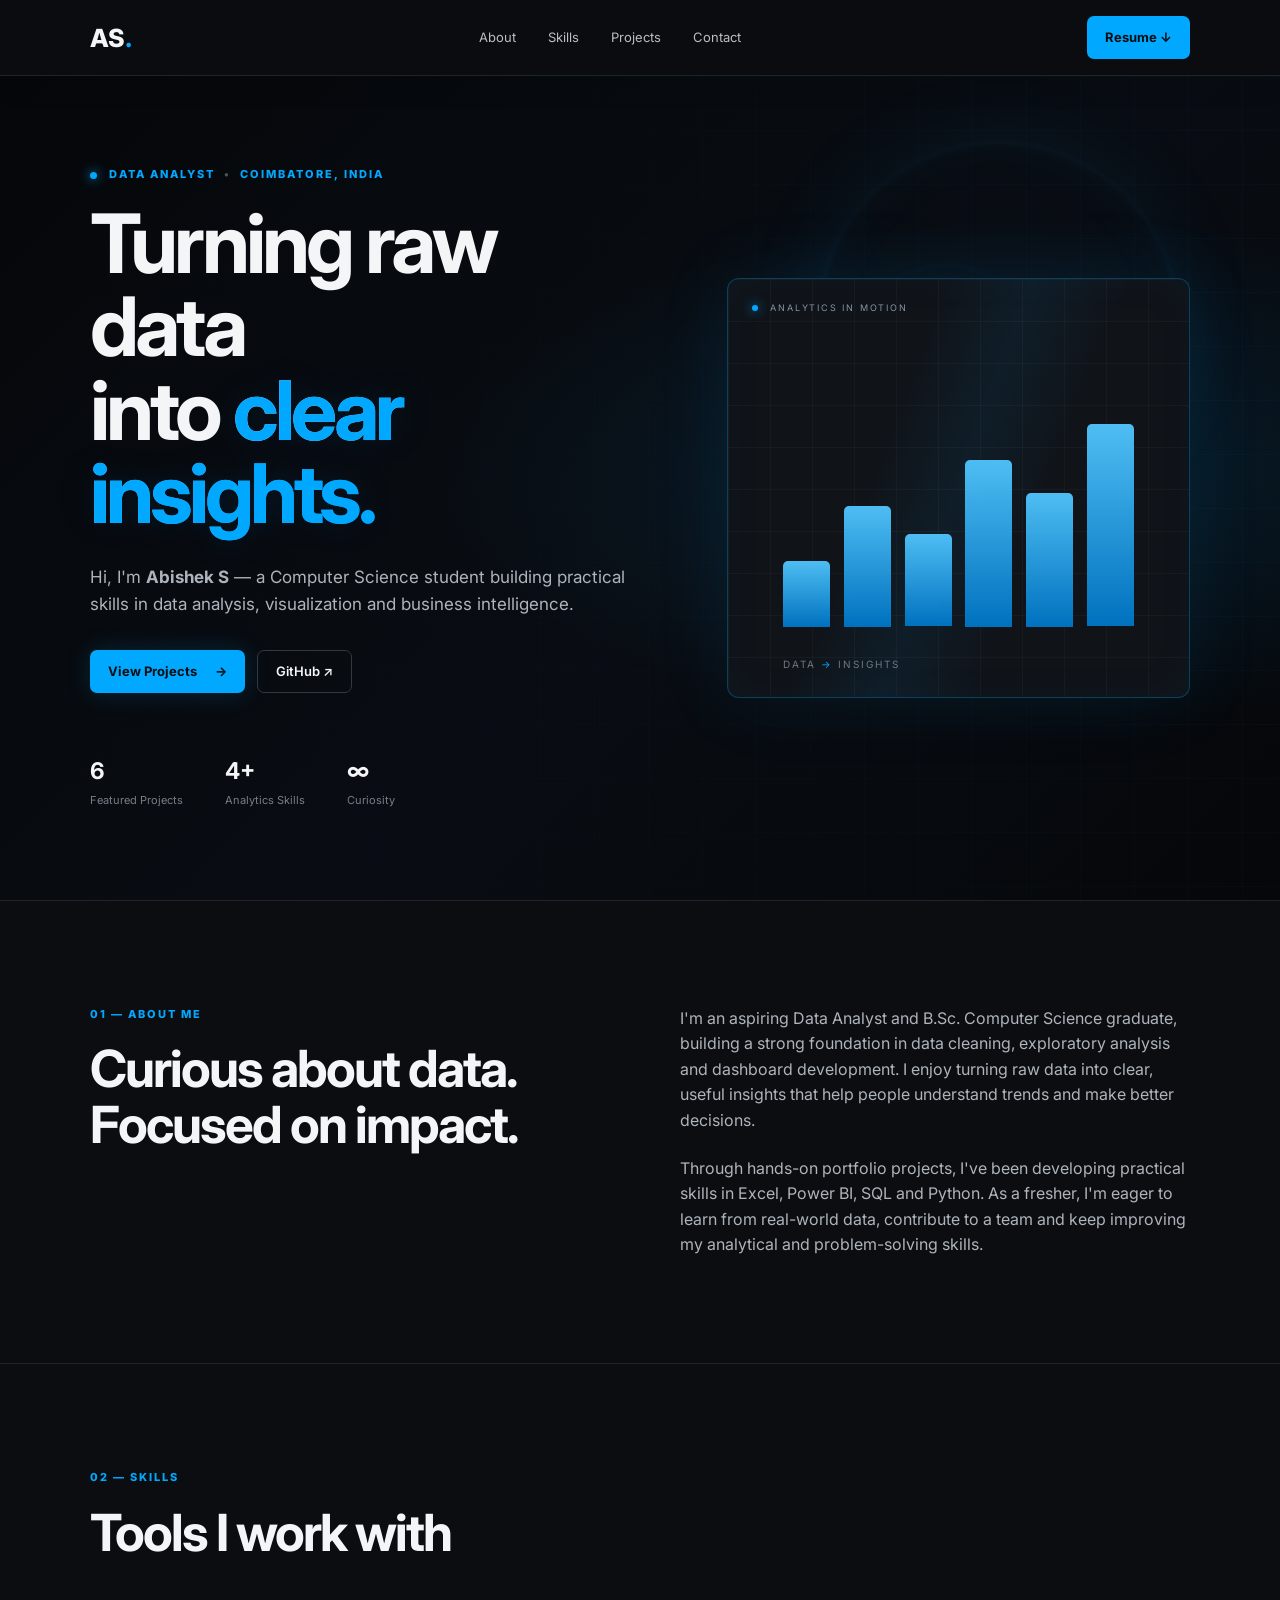
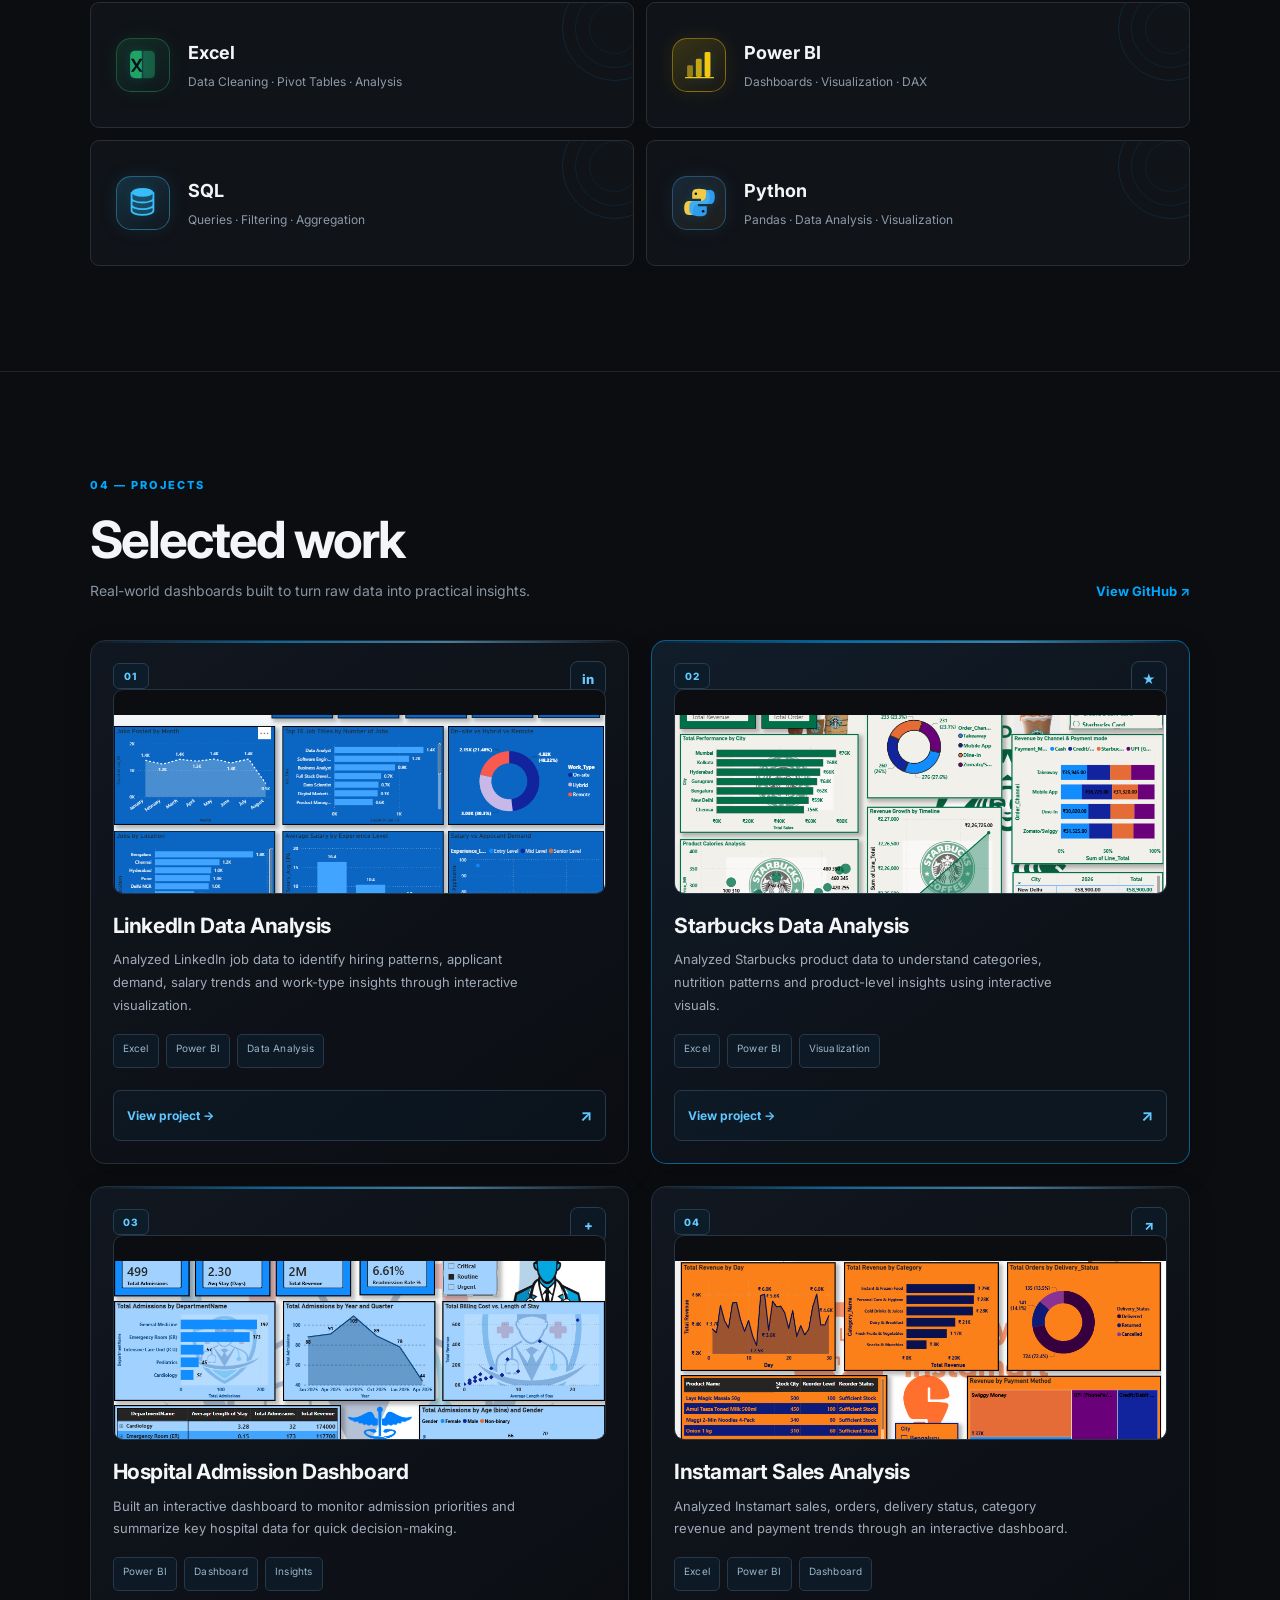
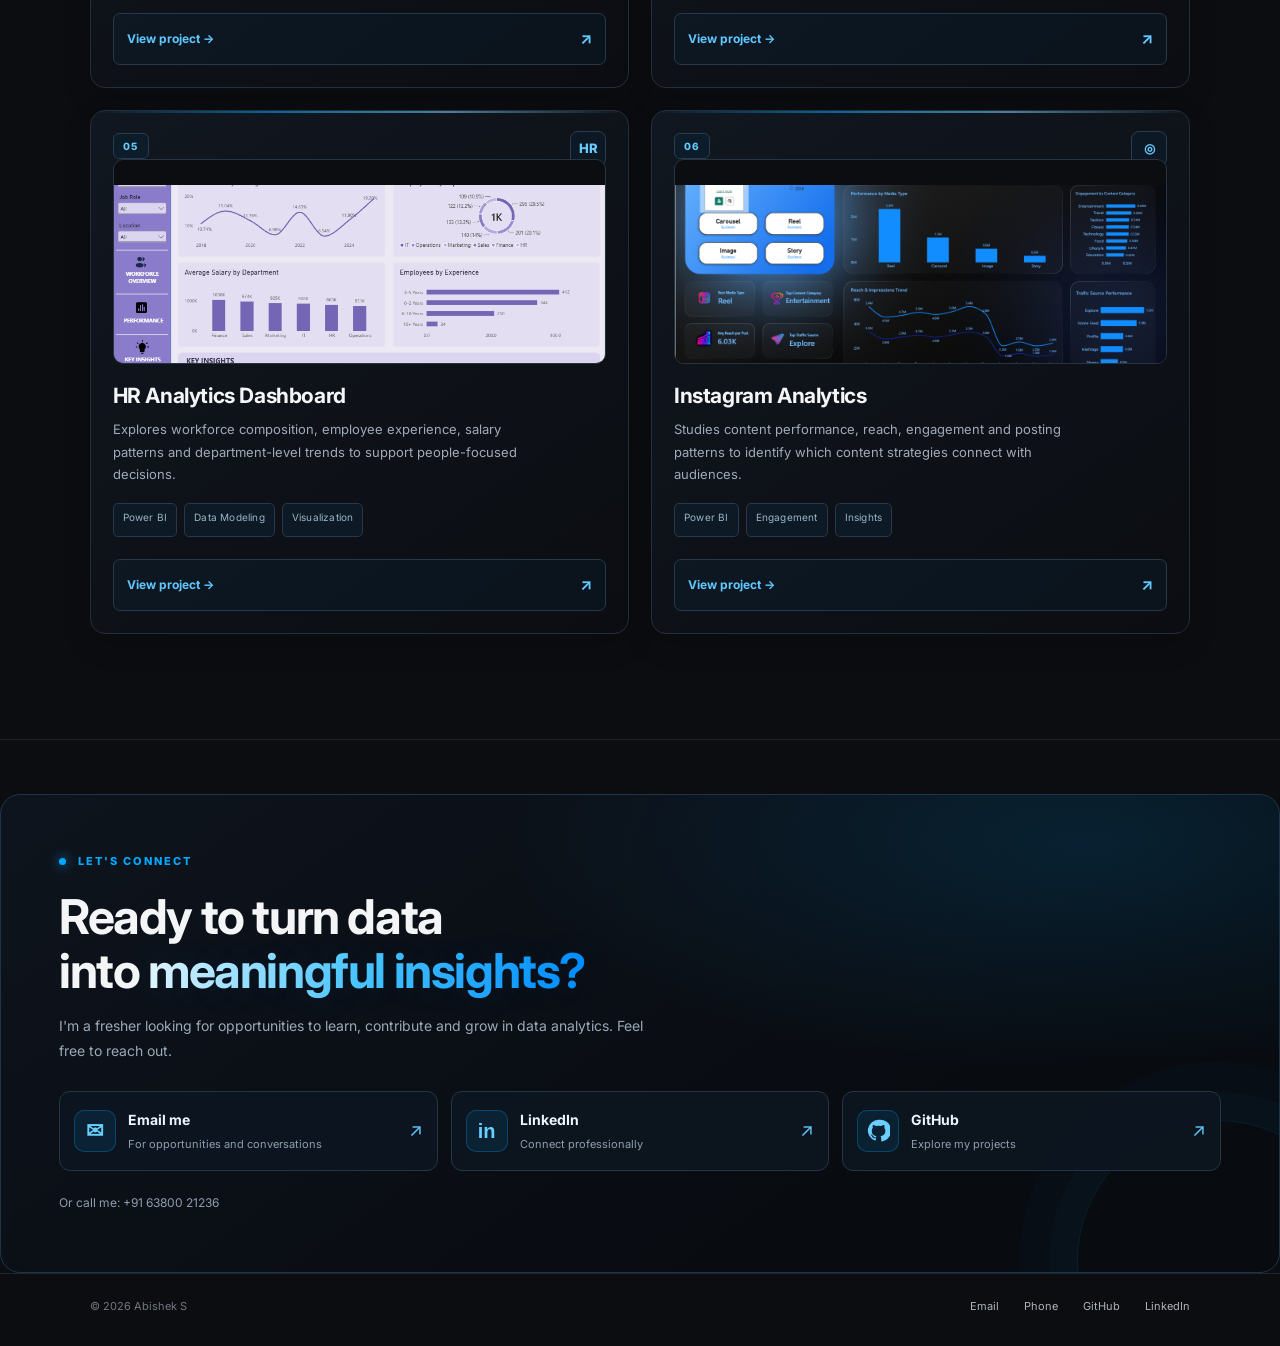
<file: index.html>
<!DOCTYPE html>
<html lang="en">
<head>
  <link rel="icon" type="image/svg+xml" href="data-favicon.svg">
  <meta charset="UTF-8">
  <meta name="viewport" content="width=device-width, initial-scale=1.0">
  <title>Abishek S | Data Analyst Portfolio</title>
  <meta name="description" content="Abishek S — Aspiring Data Analyst portfolio featuring six data analytics portfolio projects across LinkedIn, Starbucks, healthcare, Instamart, HR and Instagram.">
  <link rel="preconnect" href="https://fonts.googleapis.com">
  <link rel="preconnect" href="https://fonts.gstatic.com" crossorigin>
  <link href="https://fonts.googleapis.com/css2?family=Inter:wght@400;500;600;700;800&display=swap" rel="stylesheet">
  <link rel="stylesheet" href="style.css">
</head>
<body>
  <div class="scroll-progress" aria-hidden="true"><span></span></div>
  <header class="nav">
    <a class="logo" href="#home">AS<span>.</span></a>
    <nav>
      <a href="#about">About</a>
      <a href="#skills">Skills</a>
      <a href="#projects">Projects</a>
      <a href="#contact">Contact</a>
    </nav>
    <a class="nav-btn" href="resume-viewer.html" download>Resume ↓</a>
  </header>

  <main>
    <section id="home" class="hero hero-upgraded">
      <div class="hero-orb orb-one" aria-hidden="true"></div><div class="hero-orb orb-two" aria-hidden="true"></div>
      <div class="hero-copy">
        <p class="eyebrow"><span class="live-dot"></span> DATA ANALYST <span class="eyebrow-divider">•</span> COIMBATORE, INDIA</p>
        <h1>Turning raw data<br>into <span class="gradient-text">clear insights.</span></h1>
        <p class="lead">Hi, I'm <strong>Abishek S</strong> — a Computer Science student building practical skills in data analysis, visualization and business intelligence.</p>
        <div class="actions">
          <a class="primary" href="#projects">View Projects <span>→</span></a>
          <a class="secondary" href="https://github.com/Abie8" target="_blank" rel="noopener">GitHub ↗</a>
        </div>
        <div class="quick-stats">
          <div><strong>6</strong><span>Featured Projects</span></div>
          <div><strong>4+</strong><span>Analytics Skills</span></div>
          <div><strong>∞</strong><span>Curiosity</span></div>
        </div>
      </div>
      <div class="hero-card">
        <div class="grid-lines"></div>
        <div class="chart">
          <div class="bar b1"></div><div class="bar b2"></div><div class="bar b3"></div>
          <div class="bar b4"></div><div class="bar b5"></div><div class="bar b6"></div>
        </div>
        <div class="chart-label">DATA <span>→</span> INSIGHTS</div><div class="hero-card-caption"><span class="status-dot"></span> ANALYTICS IN MOTION</div>
      </div>
    </section>

    <section id="about" class="section split">
      <div>
        <p class="eyebrow">01 — ABOUT ME</p>
        <h2>Curious about data.<br>Focused on impact.</h2>
      </div>
      <div class="about-text">
        <p>I'm an aspiring Data Analyst and B.Sc. Computer Science graduate, building a strong foundation in data cleaning, exploratory analysis and dashboard development. I enjoy turning raw data into clear, useful insights that help people understand trends and make better decisions.</p>
        <p>Through hands-on portfolio projects, I've been developing practical skills in Excel, Power BI, SQL and Python. As a fresher, I'm eager to learn from real-world data, contribute to a team and keep improving my analytical and problem-solving skills.</p>
      </div>
    </section>

    <section id="skills" class="section">
      <p class="eyebrow">02 — SKILLS</p>
      <h2>Tools I work with</h2>
      <div class="skill-grid">
        <div class="skill skill-animated">
          <div class="skill-logo excel-logo" aria-hidden="true"><svg viewBox="0 0 48 48"><rect x="7" y="5" width="34" height="38" rx="5" fill="currentColor" opacity=".16"/><path d="M7 12a7 7 0 0 1 7-7h9v38h-9a7 7 0 0 1-7-7z" fill="currentColor"/><path d="m12 16 4 7 4-7h4l-6 10 6 8h-4l-4-6-4 6H8l6-8-6-10z" fill="#07111c"/><path d="M25 5h9a7 7 0 0 1 7 7v24a7 7 0 0 1-7 7h-9z" fill="currentColor" opacity=".35"/></svg></div>
          <div class="skill-copy"><b>Excel</b><span>Data Cleaning · Pivot Tables · Analysis</span></div>
          <span class="skill-orbit" aria-hidden="true"></span>
        </div>
        <div class="skill skill-animated">
          <div class="skill-logo powerbi-logo" aria-hidden="true"><svg viewBox="0 0 48 48"><rect x="7" y="25" width="8" height="16" rx="2" fill="currentColor" opacity=".55"/><rect x="19" y="16" width="8" height="25" rx="2" fill="currentColor" opacity=".78"/><rect x="31" y="7" width="8" height="34" rx="2" fill="currentColor"/><path d="M5 42h38" stroke="currentColor" stroke-width="2" stroke-linecap="round"/></svg></div>
          <div class="skill-copy"><b>Power BI</b><span>Dashboards · Visualization · DAX</span></div>
          <span class="skill-orbit" aria-hidden="true"></span>
        </div>
        <div class="skill skill-animated">
          <div class="skill-logo sql-logo" aria-hidden="true"><svg viewBox="0 0 48 48"><ellipse cx="24" cy="10" rx="15" ry="6" fill="currentColor"/><path d="M9 10v25c0 3.5 6.7 6 15 6s15-2.5 15-6V10" fill="currentColor" opacity=".2"/><path d="M9 10v25c0 3.5 6.7 6 15 6s15-2.5 15-6V10M9 18c0 3.5 6.7 6 15 6s15-2.5 15-6M9 27c0 3.5 6.7 6 15 6s15-2.5 15-6" fill="none" stroke="currentColor" stroke-width="2.5"/></svg></div>
          <div class="skill-copy"><b>SQL</b><span>Queries · Filtering · Aggregation</span></div>
          <span class="skill-orbit" aria-hidden="true"></span>
        </div>
        <div class="skill skill-animated">
          <div class="skill-logo python-logo" aria-hidden="true"><svg viewBox="0 0 48 48"><path d="M23 5c-9 0-9 4-9 9v5h12v3H9c-4 0-6 4-6 10s2 9 7 9h5v-7c0-5 3-8 8-8h9c4 0 6-3 6-7v-5c0-5-4-9-15-9z" fill="currentColor" opacity=".95"/><path d="M25 43c9 0 9-4 9-9v-5H22v-3h17c4 0 6-4 6-10s-2-9-7-9h-5v7c0 5-3 8-8 8h-9c-4 0-6 3-6 7v5c0 5 4 9 15 9z" fill="#31a9ff" opacity=".9"/><circle cx="19" cy="12" r="1.8" fill="#07111c"/><circle cx="29" cy="36" r="1.8" fill="#07111c"/></svg></div>
          <div class="skill-copy"><b>Python</b><span>Pandas · Data Analysis · Visualization</span></div>
          <span class="skill-orbit" aria-hidden="true"></span>
        </div>
      </div>
    </section>

    <section id="projects" class="section">
      <div class="section-head">
        <div>
          <p class="eyebrow">04 — PROJECTS</p>
          <h2>Selected work</h2>
          <p class="projects-intro">Real-world dashboards built to turn raw data into practical insights.</p>
        </div>
        <a class="text-link" href="https://github.com/Abie8" target="_blank" rel="noopener">View GitHub ↗</a>
      </div>

      <div class="project-grid">
        <article class="project">
          <div class="project-number">01</div>
          <div class="project-icon">in</div>
          <a class="project-image" href="linkedin-project.html" target="_blank" rel="noopener">
            <img src="linkedin-dashboard.png" alt="LinkedIn Data Analysis Dashboard">
          </a>
          <h3>LinkedIn Data Analysis</h3>
          <p>Analyzed LinkedIn job data to identify hiring patterns, applicant demand, salary trends and work-type insights through interactive visualization.</p>
          <div class="tags"><span>Excel</span><span>Power BI</span><span>Data Analysis</span></div>
          <a href="linkedin-project.html" target="_blank" rel="noopener">View project →</a>
        </article>

        <article class="project featured">
          <div class="project-number">02</div>
          <div class="project-icon">★</div>
          <a class="project-image" href="starbucks-project.html" target="_blank" rel="noopener">
            <img src="starbucks-dashboard.png" alt="Starbucks Revenue and Operations Dashboard">
          </a>
          <h3>Starbucks Data Analysis</h3>
          <p>Analyzed Starbucks product data to understand categories, nutrition patterns and product-level insights using interactive visuals.</p>
          <div class="tags"><span>Excel</span><span>Power BI</span><span>Visualization</span></div>
          <a href="starbucks-project.html" target="_blank" rel="noopener">View project →</a>
        </article>

        <article class="project">
          <div class="project-number">03</div>
          <div class="project-icon">+</div>
          <a class="project-image" href="healthcare-project.html" target="_blank" rel="noopener">
            <img src="healthcare-dashboard.png" alt="Healthcare Operations and Clinical Analytics Dashboard">
          </a>
          <h3>Hospital Admission Dashboard</h3>
          <p>Built an interactive dashboard to monitor admission priorities and summarize key hospital data for quick decision-making.</p>
          <div class="tags"><span>Power BI</span><span>Dashboard</span><span>Insights</span></div>
          <a href="healthcare-project.html" target="_blank" rel="noopener">View project →</a>
        </article>

        <article class="project">
          <div class="project-number">04</div>
          <div class="project-icon">↗</div>
          <a class="project-image" href="instamart-project.html" target="_blank" rel="noopener">
            <img src="instamart-dashboard.png" alt="Swiggy Instamart Sales Dashboard">
          </a>
          <h3>Instamart Sales Analysis</h3>
          <p>Analyzed Instamart sales, orders, delivery status, category revenue and payment trends through an interactive dashboard.</p>
          <div class="tags"><span>Excel</span><span>Power BI</span><span>Dashboard</span></div>
          <a href="instamart-project.html" target="_blank" rel="noopener">View project →</a>
        </article>

        <article class="project">
          <div class="project-number">05</div>
          <div class="project-icon">HR</div>
          <a class="project-image" href="hr-analytics-project.html" target="_blank" rel="noopener">
            <img src="hr-analytics-dashboard.png" alt="HR Analytics Dashboard preview">
          </a>
          <h3>HR Analytics Dashboard</h3>
          <p>Explores workforce composition, employee experience, salary patterns and department-level trends to support people-focused decisions.</p>
          <div class="tags"><span>Power BI</span><span>Data Modeling</span><span>Visualization</span></div>
          <a href="hr-analytics-project.html" target="_blank" rel="noopener">View project →</a>
        </article>

        <article class="project">
          <div class="project-number">06</div>
          <div class="project-icon">◎</div>
          <a class="project-image" href="instagram-analytics-project.html" target="_blank" rel="noopener">
            <img src="instagram-analytics-dashboard.png" alt="Instagram Analytics Dashboard preview">
          </a>
          <h3>Instagram Analytics</h3>
          <p>Studies content performance, reach, engagement and posting patterns to identify which content strategies connect with audiences.</p>
          <div class="tags"><span>Power BI</span><span>Engagement</span><span>Insights</span></div>
          <a href="instagram-analytics-project.html" target="_blank" rel="noopener">View project →</a>
        </article>
      </div>
    </section>

    <section class="cta contact-upgraded reveal" aria-labelledby="contact-heading">
      <p class="eyebrow"><span class="live-dot"></span> LET'S CONNECT</p>
      <h2 id="contact-heading">Ready to turn data<br>into <span class="gradient-text">meaningful insights?</span></h2>
      <p class="contact-intro">I'm a fresher looking for opportunities to learn, contribute and grow in data analytics. Feel free to reach out.</p>
      <div class="contact-options">
        <a class="contact-option contact-email" href="mailto:abisrinivasan1008@gmail.com">
          <span class="contact-icon" aria-hidden="true">✉</span><span class="contact-option-copy"><b>Email me</b><small>For opportunities and conversations</small></span><span class="contact-arrow" aria-hidden="true">↗</span>
        </a>
        <a class="contact-option" href="https://www.linkedin.com/in/abishek-s-b000a7376/" target="_blank" rel="noopener">
          <span class="contact-icon contact-in" aria-hidden="true">in</span><span class="contact-option-copy"><b>LinkedIn</b><small>Connect professionally</small></span><span class="contact-arrow" aria-hidden="true">↗</span>
        </a>
        <a class="contact-option" href="https://github.com/Abie8" target="_blank" rel="noopener">
          <span class="contact-icon contact-gh" aria-hidden="true"><svg viewBox="0 0 24 24" width="23" height="23" fill="currentColor" role="img"><path d="M12 .9a11.1 11.1 0 0 0-3.51 21.63c.56.1.76-.24.76-.54v-2.08c-3.1.67-3.76-1.32-3.76-1.32-.51-1.3-1.25-1.65-1.25-1.65-1.02-.7.08-.69.08-.69 1.13.08 1.73 1.16 1.73 1.16 1 .1.76 2.34 3.31 1.76.1-.73.39-1.23.7-1.51-2.48-.28-5.09-1.24-5.09-5.52 0-1.22.44-2.22 1.16-3-.12-.28-.5-1.42.11-2.96 0 0 .95-.3 3.05 1.15a10.6 10.6 0 0 1 5.55 0c2.1-1.45 3.05-1.15 3.05-1.15.61 1.54.23 2.68.11 2.96.72.78 1.16 1.78 1.16 3 0 4.29-2.61 5.23-5.1 5.51.4.35.75 1.03.75 2.08v3.08c0 .3.2.65.77.54A11.1 11.1 0 0 0 12 .9Z"/></svg></span><span class="contact-option-copy"><b>GitHub</b><small>Explore my projects</small></span><span class="contact-arrow" aria-hidden="true">↗</span>
        </a>
      </div>
      <a class="contact-phone" href="tel:+916380021236">Or call me: +91 63800 21236</a>
    </section>
  </main>

  <footer id="contact">
    <span>© 2026 Abishek S</span>
    <div>
      <a href="mailto:abisrinivasan1008@gmail.com">Email</a>
      <a href="tel:+916380021236">Phone</a>
      <a href="https://github.com/Abie8" target="_blank" rel="noopener">GitHub</a>
      <a href="https://www.linkedin.com/in/abishek-s-b000a7376/" target="_blank" rel="noopener">LinkedIn</a>
    </div>
  </footer>
  <script src="script.js"></script>
</body>
</html>
</file>
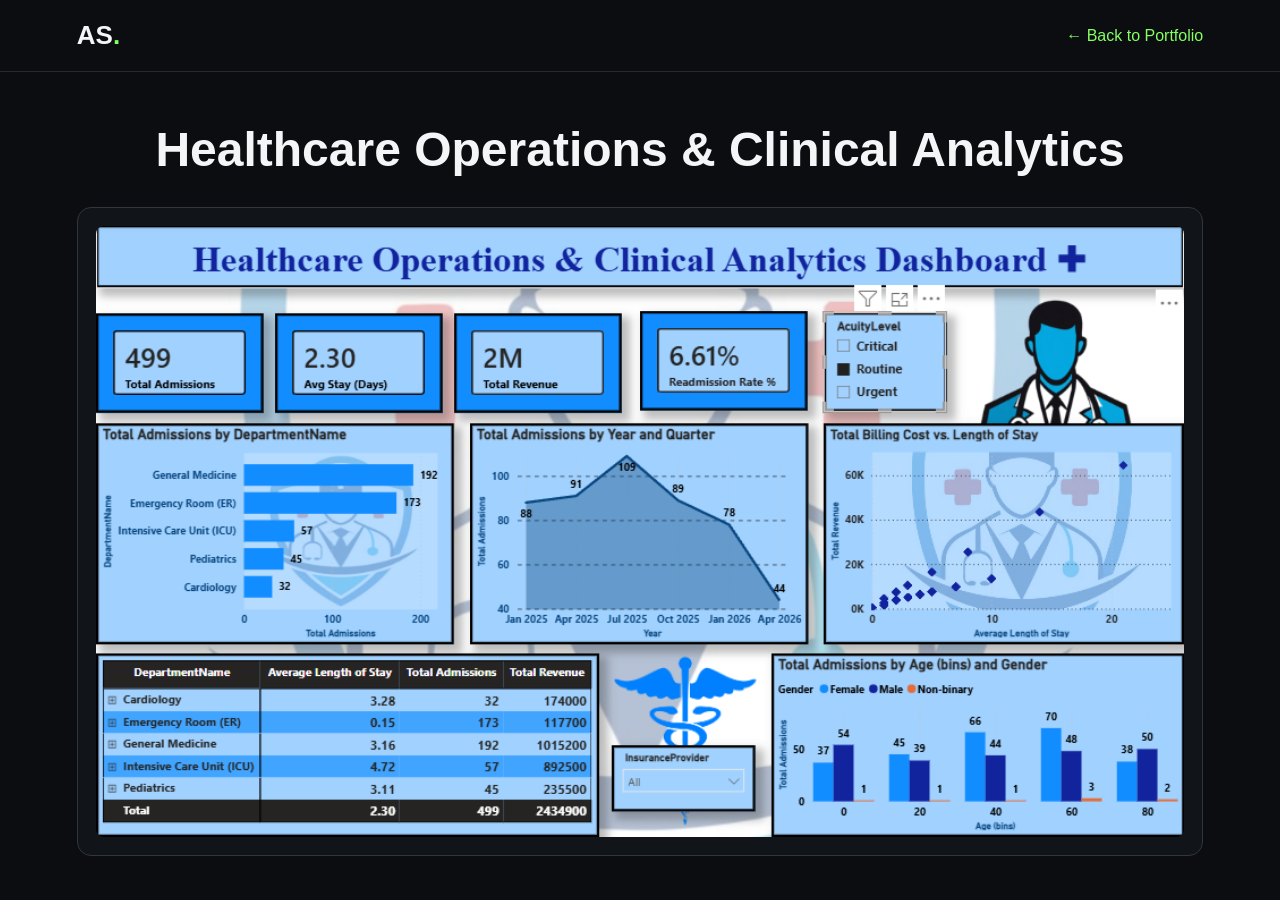
<file: healthcare-project.html>
<!doctype html><html><head><meta charset="utf-8"><meta name="viewport" content="width=device-width,initial-scale=1"><title>Healthcare Operations & Clinical Analytics | Abishek S</title><link rel="icon" type="image/svg+xml" href="healthcare-favicon.svg"><style>body{margin:0;background:#0b0d10;color:#f4f5f7;font-family:Arial,sans-serif;min-height:100vh}header{height:72px;border-bottom:1px solid #252a30;display:flex;align-items:center;justify-content:space-between;padding:0 6%;box-sizing:border-box}.brand{font-size:26px;font-weight:800}.brand span{color:#86ff62}.back{color:#86ff62;text-decoration:none}main{padding:40px 6%;text-align:center}h1{font-size:clamp(28px,4vw,48px);margin:10px 0 30px}.viewer{max-width:1200px;margin:auto;border:1px solid #30363d;border-radius:14px;padding:18px;background:#11151a}.viewer img{display:block;width:100%;height:auto;border-radius:8px}</style></head><body><header><div class="brand">AS<span>.</span></div><a class="back" href="index.html">← Back to Portfolio</a></header><main><h1>Healthcare Operations & Clinical Analytics</h1><div class="viewer"><img src="healthcare-dashboard.png" alt="Healthcare Operations & Clinical Analytics dashboard"></div></main></body></html>
</file>
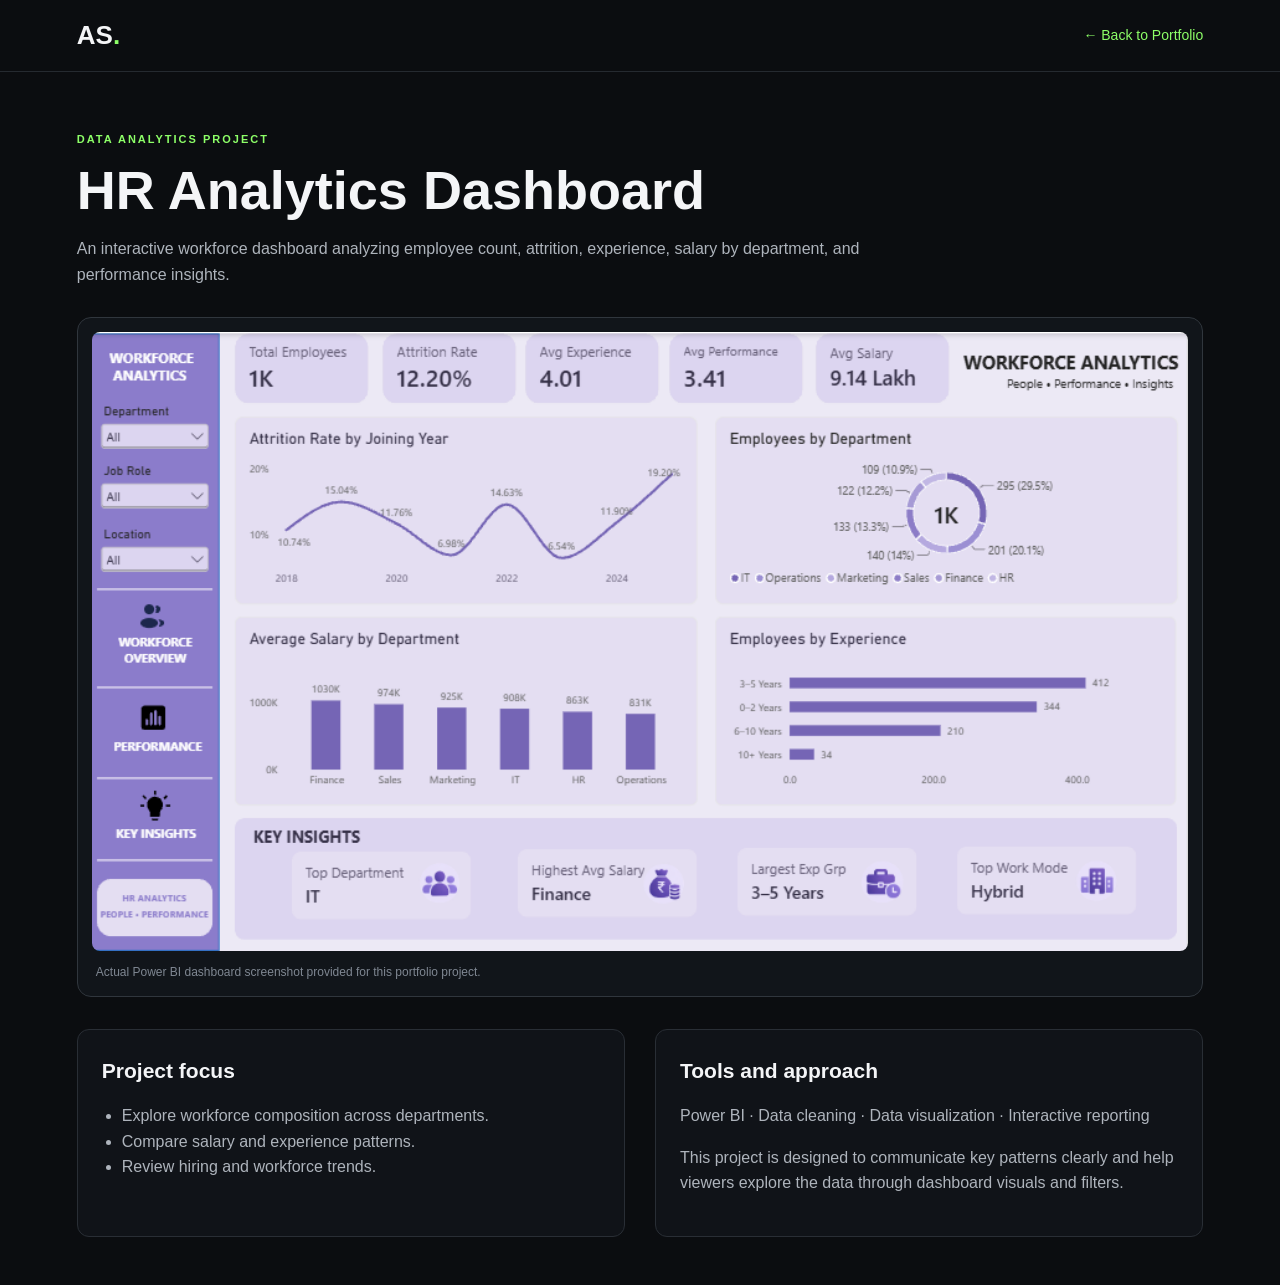
<file: hr-analytics-project.html>
<!doctype html><html lang="en"><head><meta charset="utf-8"><meta name="viewport" content="width=device-width,initial-scale=1"><meta name="description" content="HR Analytics Dashboard portfolio project by Abishek S"><title>HR Analytics Dashboard | Abishek S</title><style>*{box-sizing:border-box}body{margin:0;background:#0b0d10;color:#f4f5f7;font-family:Inter,Arial,sans-serif;min-height:100vh;line-height:1.6}header{height:72px;border-bottom:1px solid #252a30;display:flex;align-items:center;justify-content:space-between;padding:0 6%}.brand{font-size:26px;font-weight:800}.brand span{color:#8dff68}.back{color:#8dff68;text-decoration:none;font-size:14px}main{padding:48px 6%;max-width:1400px;margin:auto}.eyebrow{color:#8dff68;font-size:11px;font-weight:800;letter-spacing:2px}h1{font-size:clamp(30px,5vw,54px);line-height:1.1;margin:12px 0}.intro{color:#aeb4bc;max-width:800px;margin-bottom:30px}.viewer{border:1px solid #30363d;border-radius:14px;padding:14px;background:#11151a}.viewer img{display:block;width:100%;height:auto;border-radius:8px}.note{font-size:12px;color:#7f8792;margin:12px 4px 0}.details{display:grid;grid-template-columns:1fr 1fr;gap:30px;margin-top:32px}.panel{padding:24px;border:1px solid #292e35;background:#101318;border-radius:12px}h2{font-size:21px;margin:0 0 12px}p,li{color:#aeb4bc}ul{padding-left:20px;margin-bottom:0}@media(max-width:700px){header{padding:0 5%}main{padding:35px 5%}.details{grid-template-columns:1fr}}</style></head><body><header><div class="brand">AS<span>.</span></div><a class="back" href="index.html">← Back to Portfolio</a></header><main><p class="eyebrow">DATA ANALYTICS PROJECT</p><h1>HR Analytics Dashboard</h1><p class="intro">An interactive workforce dashboard analyzing employee count, attrition, experience, salary by department, and performance insights.</p><div class="viewer"><img src="hr-analytics-dashboard.png" alt="HR Analytics Power BI dashboard screenshot"><p class="note">Actual Power BI dashboard screenshot provided for this portfolio project.</p></div><div class="details"><section class="panel"><h2>Project focus</h2><ul><li>Explore workforce composition across departments.</li><li>Compare salary and experience patterns.</li><li>Review hiring and workforce trends.</li></ul></section><section class="panel"><h2>Tools and approach</h2><p>Power BI · Data cleaning · Data visualization · Interactive reporting</p><p>This project is designed to communicate key patterns clearly and help viewers explore the data through dashboard visuals and filters.</p></section></div></main></body></html>
</file>
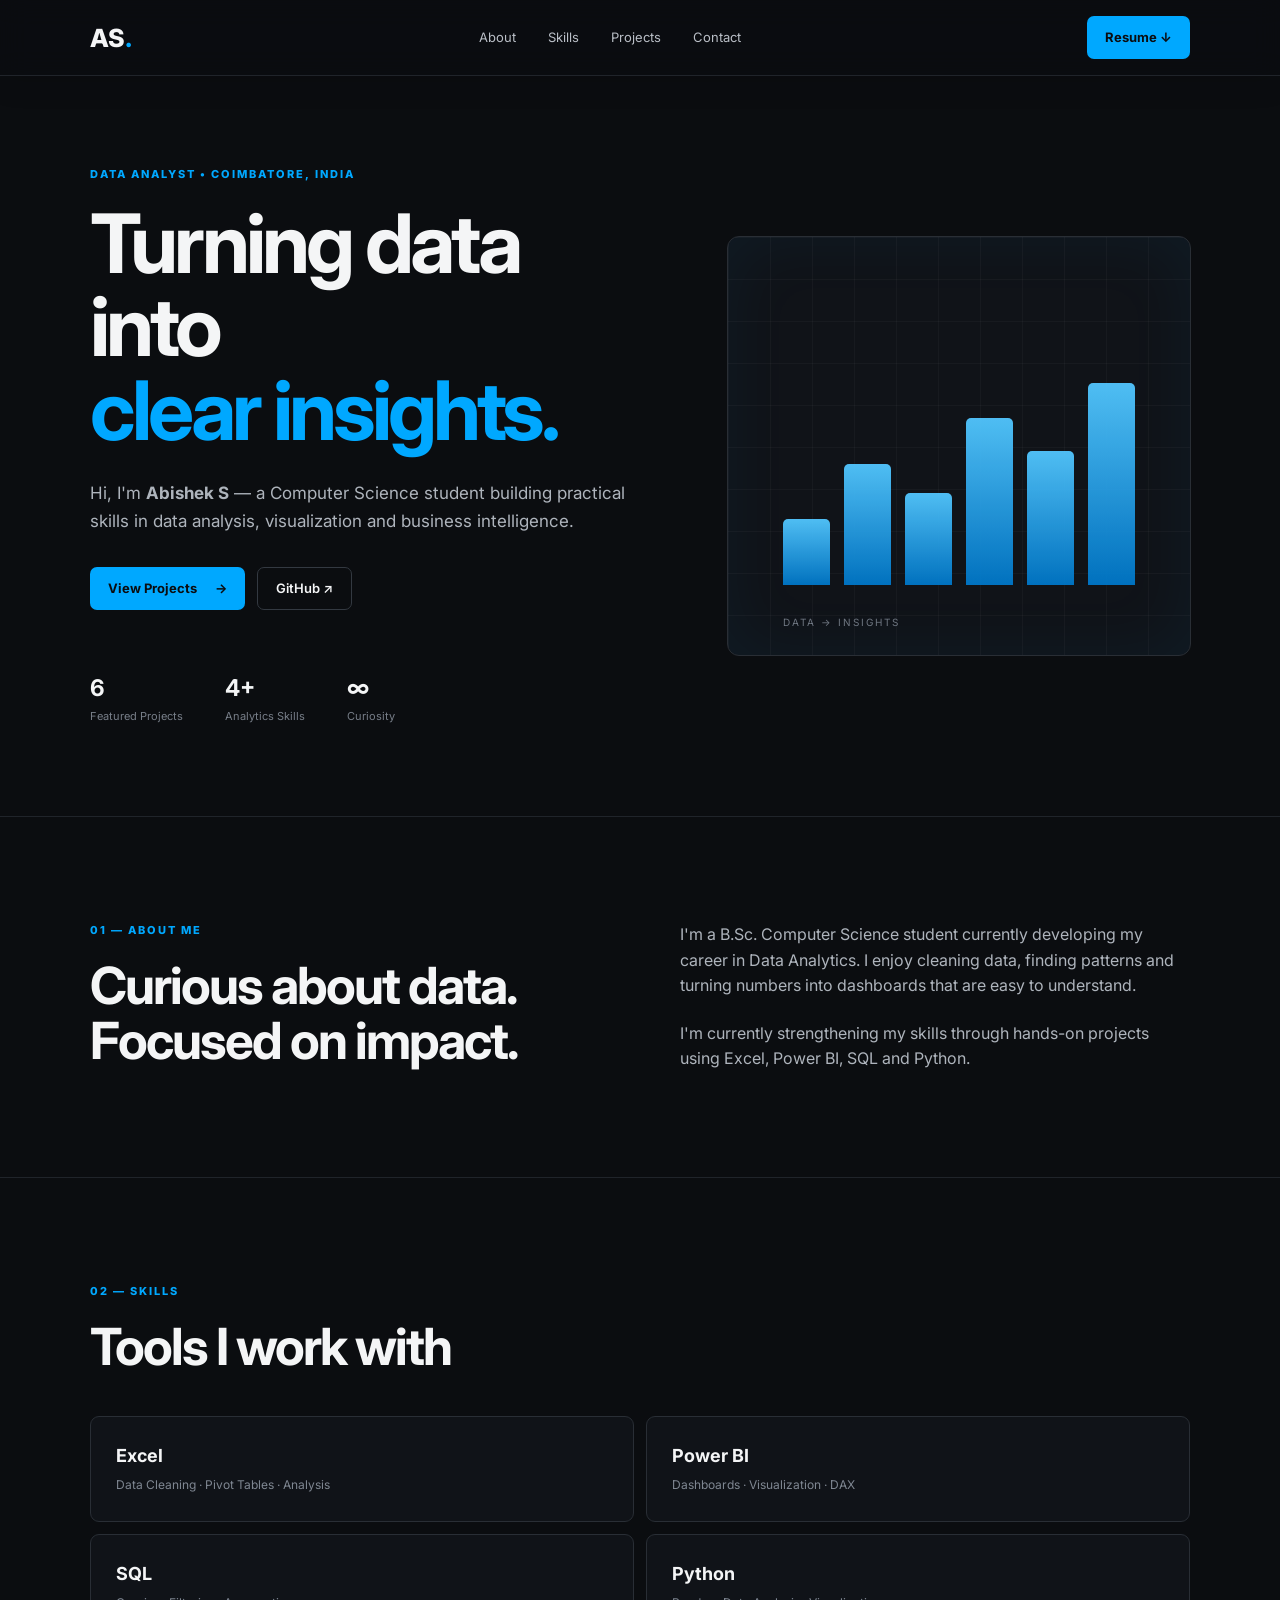
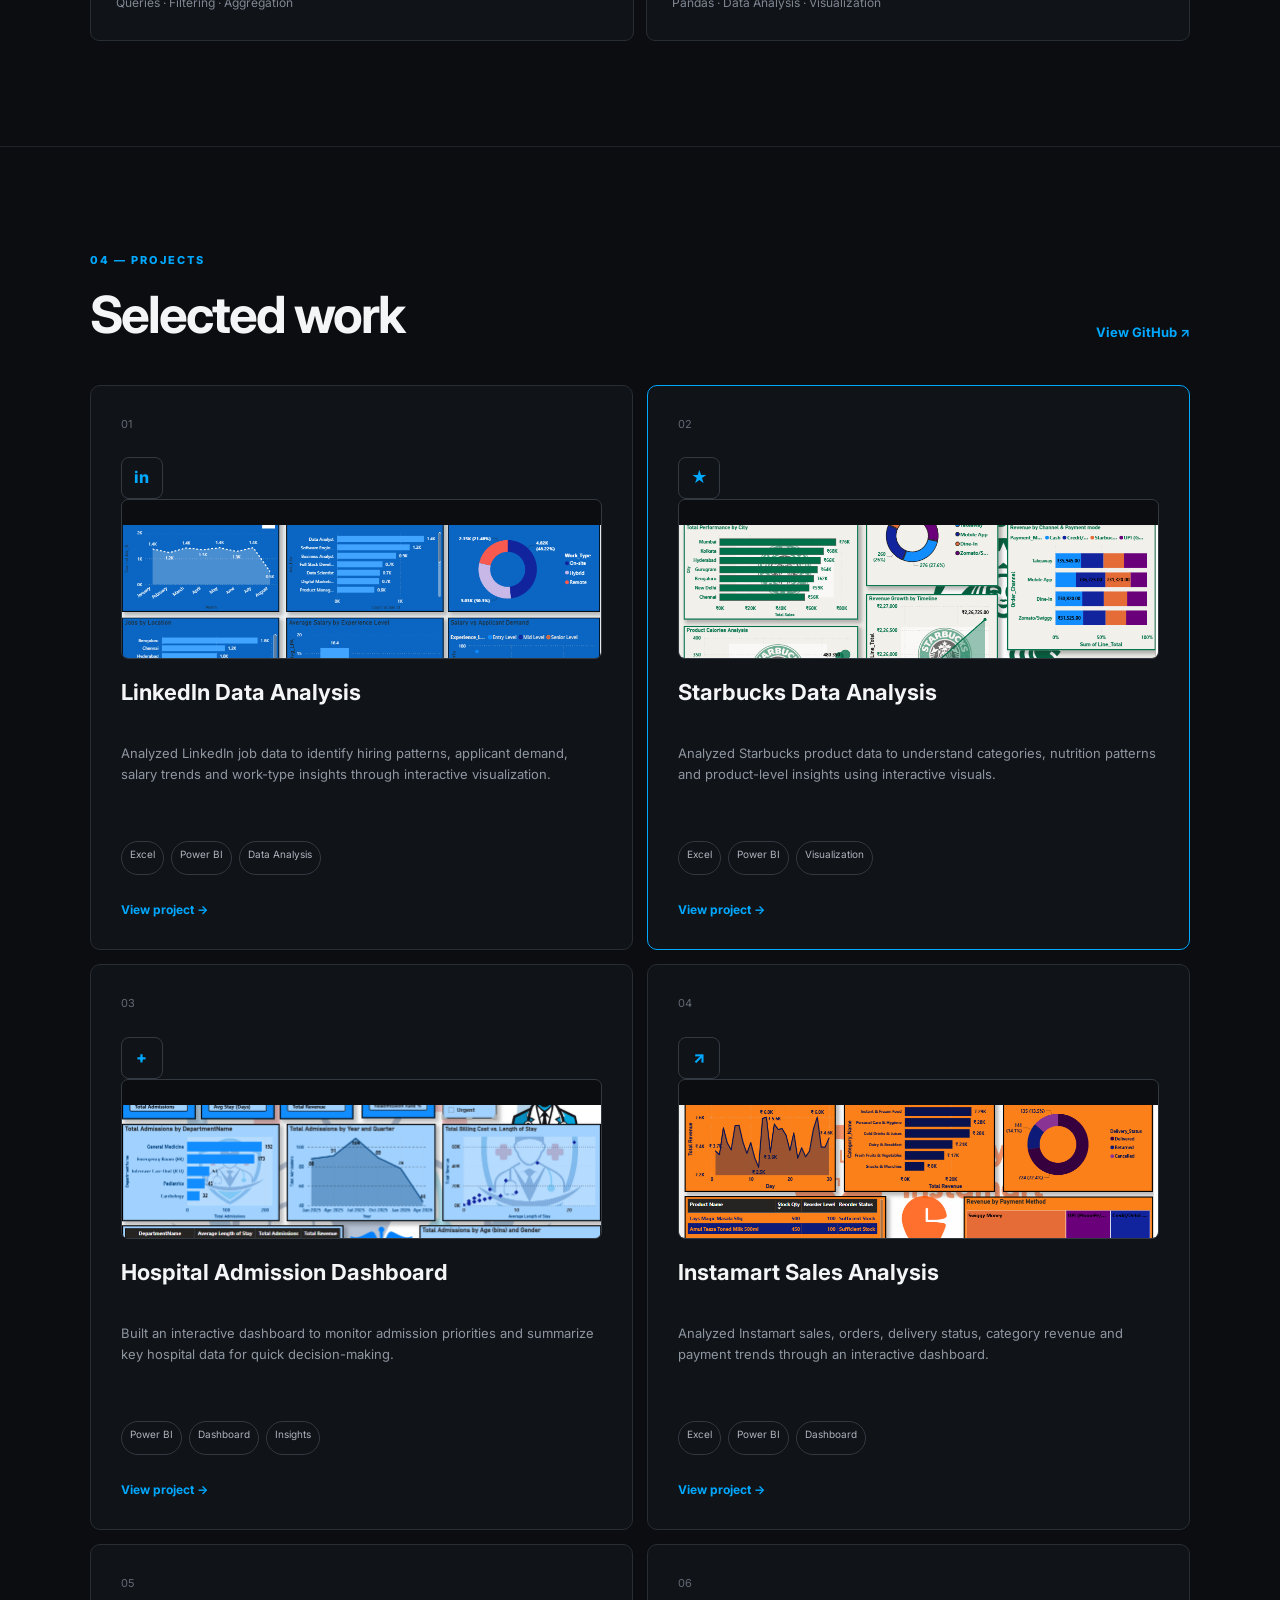
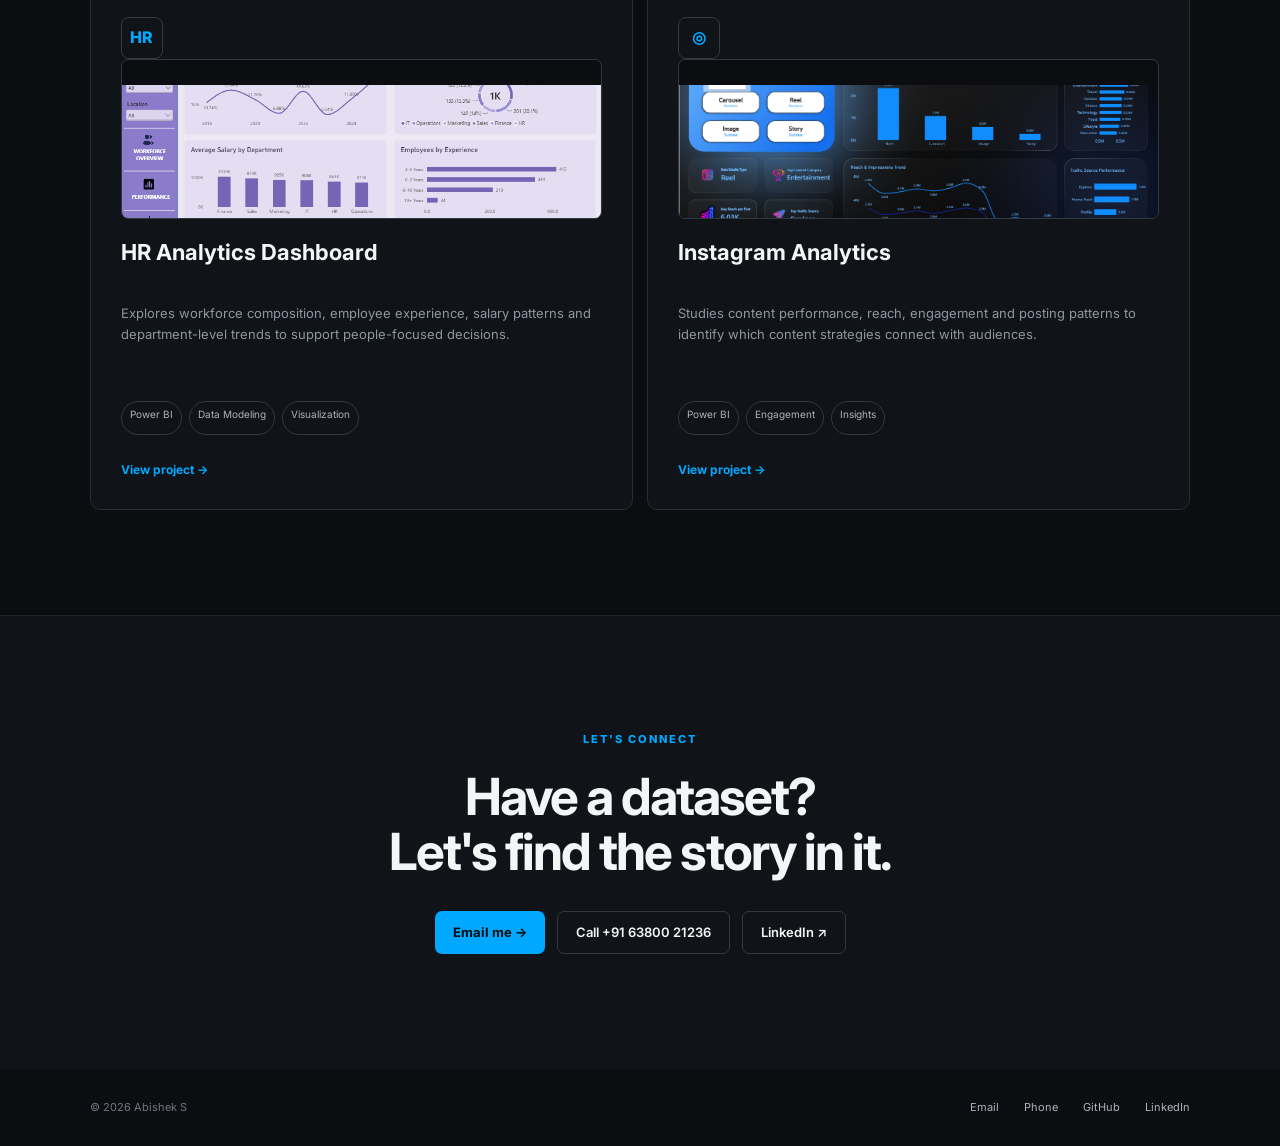
<file: index-standalone.html>
<!DOCTYPE html>
<html lang="en">
<head>
  <link rel="icon" type="image/svg+xml" href="data-favicon.svg">
  <meta charset="UTF-8">
  <meta name="viewport" content="width=device-width, initial-scale=1.0">
  <title>Abishek S | Data Analyst Portfolio</title>
  <meta name="description" content="Abishek S — Aspiring Data Analyst portfolio featuring six data analytics portfolio projects across LinkedIn, Starbucks, healthcare, Instamart, HR and Instagram.">
  <link rel="preconnect" href="https://fonts.googleapis.com">
  <link rel="preconnect" href="https://fonts.gstatic.com" crossorigin>
  <link href="https://fonts.googleapis.com/css2?family=Inter:wght@400;500;600;700;800&display=swap" rel="stylesheet">
  <style>
*{box-sizing:border-box;margin:0;padding:0}html{scroll-behavior:smooth}body{font-family:Inter,Arial,sans-serif;background:#0b0d10;color:#f4f5f6;line-height:1.6}a{color:inherit;text-decoration:none}.nav{height:76px;display:flex;align-items:center;justify-content:space-between;padding:0 7%;border-bottom:1px solid #20242a;position:sticky;top:0;background:rgba(11,13,16,.88);backdrop-filter:blur(14px);z-index:10}.logo{font-size:25px;font-weight:800}.logo span,.eyebrow,.project-icon{color:#00a8ff}.nav nav{display:flex;gap:32px}.nav nav a{font-size:13px;color:#b9bec6}.nav nav a:hover,.text-link:hover,footer a:hover{color:#00a8ff}.nav-btn,.primary{background:#00a8ff;color:#0b0d10;padding:11px 18px;border-radius:7px;font-weight:700;font-size:13px}.hero{min-height:690px;padding:90px 7%;display:grid;grid-template-columns:1.1fr .9fr;gap:70px;align-items:center;border-bottom:1px solid #20242a}.eyebrow{font-size:11px;font-weight:800;letter-spacing:2px;margin-bottom:18px}.hero h1{font-size:clamp(48px,7vw,82px);line-height:1.02;letter-spacing:-4px;margin-bottom:28px}.hero h1 span{color:#00a8ff}.lead{max-width:620px;color:#aeb4bc;font-size:17px}.actions{display:flex;gap:12px;align-items:center;margin-top:32px}.primary{display:inline-flex;gap:18px;align-items:center}.secondary{border:1px solid #333941;padding:10px 18px;border-radius:7px;font-weight:600;font-size:13px}.quick-stats{display:flex;gap:42px;margin-top:60px}.quick-stats div{display:flex;flex-direction:column}.quick-stats strong{font-size:23px}.quick-stats span{font-size:11px;color:#777e88;margin-top:2px}.hero-card{height:420px;border:1px solid #292e35;background:#101318;position:relative;overflow:hidden;border-radius:12px}.grid-lines{position:absolute;inset:0;background-image:linear-gradient(#ffffff08 1px,transparent 1px),linear-gradient(90deg,#ffffff08 1px,transparent 1px);background-size:42px 42px}.chart{position:absolute;bottom:70px;left:12%;right:12%;height:220px;display:flex;align-items:end;gap:14px}.bar{flex:1;background:#00a8ff;border-radius:5px 5px 0 0;opacity:.9}.b1{height:30%}.b2{height:55%}.b3{height:42%}.b4{height:76%}.b5{height:61%}.b6{height:92%}.chart-label{position:absolute;bottom:25px;left:12%;font-size:10px;letter-spacing:2px;color:#6f7782}.section{padding:105px 7%;border-bottom:1px solid #20242a}.split{display:grid;grid-template-columns:1fr 1fr;gap:80px}.section h2,.cta h2{font-size:clamp(34px,4vw,53px);line-height:1.08;letter-spacing:-2px}.about-text{max-width:600px;color:#aeb4bc;font-size:16px}.about-text p+p{margin-top:22px}.skill-grid{display:grid;grid-template-columns:repeat(2,1fr);gap:12px;margin-top:42px}.skill{padding:25px;border:1px solid #292e35;background:#101318;border-radius:9px}.skill b{font-size:18px;display:block}.skill span{color:#7f8792;font-size:12px}.section-head{display:flex;align-items:end;justify-content:space-between}.text-link{color:#00a8ff;font-size:13px;font-weight:700}.project-grid{display:grid;grid-template-columns:repeat(3,1fr);gap:14px;margin-top:42px}.project{padding:30px;border:1px solid #292e35;background:#101318;border-radius:10px;min-height:365px;display:flex;flex-direction:column}.project.featured{border-color:#00a8ff}.project-number{font-size:11px;color:#626a75}.project-icon{margin-top:24px;border:1px solid #343a42;width:42px;height:42px;border-radius:8px;display:grid;place-items:center;font-weight:800}.project h3{font-size:22px;margin:20px 0 10px}.project p{font-size:13px;color:#8e96a0}.tags{display:flex;flex-wrap:wrap;gap:7px;margin-top:20px}.tags span{font-size:10px;border:1px solid #333941;padding:4px 8px;border-radius:20px;color:#aeb4bc}.project>a{margin-top:auto;padding-top:25px;color:#00a8ff;font-size:12px;font-weight:700}.cta{padding:115px 7%;text-align:center;background:#101318}.cta .eyebrow{margin-bottom:20px}.cta .actions{justify-content:center}footer{padding:30px 7%;display:flex;justify-content:space-between;color:#6f7782;font-size:11px}footer div{display:flex;gap:25px}footer a{color:#aeb4bc}@media(max-width:850px){.nav{padding:0 5%}.nav nav{display:none}.hero,.split{grid-template-columns:1fr}.hero{padding:70px 5%;min-height:auto}.hero-card{height:300px}.section{padding:75px 5%}.project-grid{grid-template-columns:1fr}.skill-grid{grid-template-columns:1fr}.quick-stats{gap:25px}.hero h1{letter-spacing:-2px}.section-head{align-items:start;gap:20px;flex-direction:column}footer{padding:25px 5%}}

.project-image{margin-top:18px;border:1px solid #333941;border-radius:7px;overflow:hidden;background:#0b0d10;height:135px;display:block}.project-image img{width:100%;height:100%;object-fit:cover;display:block}.project-image:hover{border-color:#00a8ff}.project-placeholder{display:grid;place-items:center;text-align:center;color:#68717d;letter-spacing:.5px}.project-placeholder span{font-size:12px;font-weight:600}.project-placeholder small{font-size:9px;color:#4f5863;font-weight:400}.project h3{margin-top:16px}

/* Four-project layout */
.project-grid{grid-template-columns:repeat(2,minmax(0,1fr)) !important;align-items:stretch}
.project{display:flex;flex-direction:column;min-width:0}
.project-image{height:160px !important;display:block !important;overflow:hidden;border-radius:7px}
.project-image img{width:100%;height:100%;object-fit:cover;display:block}
.project h3{min-height:58px}
.project p{min-height:78px}
.project .tags{min-height:34px}
.project > a:last-child{margin-top:auto}
@media (max-width:800px){.project-grid{grid-template-columns:1fr !important}}

.education-grid{display:grid;grid-template-columns:repeat(2,minmax(0,1fr));gap:18px}
.education-card{display:flex;gap:20px;align-items:flex-start;padding:24px;border:1px solid #30363d;border-radius:12px;background:#11151a}
.education-year{font-size:14px;font-weight:800;color:#00a8ff;min-width:52px;padding-top:4px}
.education-card h3{margin:0 0 8px;font-size:20px}
.education-card p{margin:0 0 10px;color:#b9c0c8;line-height:1.5}
.education-meta{font-size:13px;color:#00a8ff}
@media (max-width:800px){.education-grid{grid-template-columns:1fr}}

.cert-grid{display:grid;grid-template-columns:repeat(2,minmax(0,1fr));gap:18px}
.cert-card{display:flex;gap:18px;align-items:flex-start;padding:24px;border:1px solid #30363d;border-radius:12px;background:#11151a}
.cert-icon{width:42px;height:42px;border-radius:10px;display:grid;place-items:center;background:#00a8ff;color:#0b0d10;font-weight:900;font-size:20px;flex:none}
.cert-card h3{margin:0 0 8px;font-size:19px}
.cert-card p{margin:0;color:#b9c0c8;line-height:1.5}
.github-cta{padding-top:10px}
.cta-box{display:flex;align-items:center;justify-content:space-between;gap:24px;padding:30px;border:1px solid #30363d;border-radius:14px;background:#11151a}
.cta-box span{color:#00a8ff;font-size:13px;font-weight:800;letter-spacing:1px}
.cta-box h2{margin:8px 0;font-size:28px}
.cta-box p{margin:0;color:#b9c0c8}
.cta-button{display:inline-block;background:#00a8ff;color:#0b0d10;padding:13px 20px;border-radius:8px;text-decoration:none;font-weight:800;white-space:nowrap}
@media (max-width:800px){.cert-grid{grid-template-columns:1fr}.cta-box{flex-direction:column;align-items:flex-start}}


:root{color-scheme:dark;--accent:#00a8ff;--accent-soft:rgba(0,168,255,.14)}::selection{background:rgba(0,168,255,.35);color:#fff}.nav{box-shadow:0 8px 28px rgba(0,0,0,.12)}.nav-btn,.primary,.cta-button{transition:transform .25s ease,box-shadow .25s ease}.nav-btn:hover,.primary:hover,.cta-button:hover{transform:translateY(-2px);box-shadow:0 8px 28px rgba(0,168,255,.25)}.secondary{transition:border-color .25s ease,color .25s ease,transform .25s ease}.secondary:hover{border-color:var(--accent);color:var(--accent);transform:translateY(-2px)}.hero-copy>*{animation:rise-in .7s both;animation-delay:var(--delay,0s)}.hero-copy .eyebrow{--delay:.05s}.hero-copy h1{--delay:.12s}.hero-copy .lead{--delay:.2s}.hero-copy .actions{--delay:.28s}.hero-copy .quick-stats{--delay:.36s}.hero-card{animation:float-in .9s .15s both;box-shadow:0 0 70px rgba(0,168,255,.06) inset}.bar{background:linear-gradient(180deg,#53c7ff,#0077c8);transform-origin:bottom;animation:bar-grow 1s cubic-bezier(.2,.7,.2,1) both}.b1{animation-delay:.25s}.b2{animation-delay:.32s}.b3{animation-delay:.39s}.b4{animation-delay:.46s}.b5{animation-delay:.53s}.b6{animation-delay:.60s}.project,.skill,.education-card,.cert-card{transition:transform .28s ease,border-color .28s ease,box-shadow .28s ease}.project:hover,.skill:hover,.education-card:hover,.cert-card:hover{transform:translateY(-5px);border-color:rgba(0,168,255,.7);box-shadow:0 14px 35px rgba(0,0,0,.22)}.project-image img{transition:transform .45s ease,filter .45s ease}.project-image:hover img{transform:scale(1.035);filter:saturate(1.08)}.reveal{opacity:0;transform:translateY(22px);transition:opacity .65s ease,transform .65s cubic-bezier(.2,.7,.2,1)}.reveal.is-visible{opacity:1;transform:translateY(0)}@keyframes rise-in{from{opacity:0;transform:translateY(16px)}to{opacity:1;transform:translateY(0)}}@keyframes float-in{from{opacity:0;transform:translateY(18px) scale(.985)}to{opacity:1;transform:translateY(0) scale(1)}}@keyframes bar-grow{from{transform:scaleY(.08);opacity:.25}to{transform:scaleY(1);opacity:.95}}@media(prefers-reduced-motion:reduce){*,*::before,*::after{animation-duration:.01ms!important;animation-iteration-count:1!important;scroll-behavior:auto!important;transition-duration:.01ms!important}.reveal{opacity:1;transform:none}}
</style>
</head>
<body>
  <header class="nav">
    <a class="logo" href="#home">AS<span>.</span></a>
    <nav>
      <a href="#about">About</a>
      <a href="#skills">Skills</a>
      <a href="#projects">Projects</a>
      <a href="#contact">Contact</a>
    </nav>
    <a class="nav-btn" href="resume-viewer.html" download>Resume ↓</a>
  </header>

  <main>
    <section id="home" class="hero">
      <div class="hero-copy">
        <p class="eyebrow">DATA ANALYST • COIMBATORE, INDIA</p>
        <h1>Turning data into<br><span>clear insights.</span></h1>
        <p class="lead">Hi, I'm <strong>Abishek S</strong> — a Computer Science student building practical skills in data analysis, visualization and business intelligence.</p>
        <div class="actions">
          <a class="primary" href="#projects">View Projects <span>→</span></a>
          <a class="secondary" href="https://github.com/Abie8" target="_blank" rel="noopener">GitHub ↗</a>
        </div>
        <div class="quick-stats">
          <div><strong>6</strong><span>Featured Projects</span></div>
          <div><strong>4+</strong><span>Analytics Skills</span></div>
          <div><strong>∞</strong><span>Curiosity</span></div>
        </div>
      </div>
      <div class="hero-card">
        <div class="grid-lines"></div>
        <div class="chart">
          <div class="bar b1"></div><div class="bar b2"></div><div class="bar b3"></div>
          <div class="bar b4"></div><div class="bar b5"></div><div class="bar b6"></div>
        </div>
        <div class="chart-label">DATA → INSIGHTS</div>
      </div>
    </section>

    <section id="about" class="section split">
      <div>
        <p class="eyebrow">01 — ABOUT ME</p>
        <h2>Curious about data.<br>Focused on impact.</h2>
      </div>
      <div class="about-text">
        <p>I'm a B.Sc. Computer Science student currently developing my career in Data Analytics. I enjoy cleaning data, finding patterns and turning numbers into dashboards that are easy to understand.</p>
        <p>I'm currently strengthening my skills through hands-on projects using Excel, Power BI, SQL and Python.</p>
      </div>
    </section>

    <section id="skills" class="section">
      <p class="eyebrow">02 — SKILLS</p>
      <h2>Tools I work with</h2>
      <div class="skill-grid">
        <div class="skill"><b>Excel</b><span>Data Cleaning · Pivot Tables · Analysis</span></div>
        <div class="skill"><b>Power BI</b><span>Dashboards · Visualization · DAX</span></div>
        <div class="skill"><b>SQL</b><span>Queries · Filtering · Aggregation</span></div>
        <div class="skill"><b>Python</b><span>Pandas · Data Analysis · Visualization</span></div>
      </div>
    </section>

    <section id="projects" class="section">
      <div class="section-head">
        <div>
          <p class="eyebrow">04 — PROJECTS</p>
          <h2>Selected work</h2>
        </div>
        <a class="text-link" href="https://github.com/Abie8" target="_blank" rel="noopener">View GitHub ↗</a>
      </div>

      <div class="project-grid">
        <article class="project">
          <div class="project-number">01</div>
          <div class="project-icon">in</div>
          <a class="project-image" href="linkedin-project.html" target="_blank" rel="noopener">
            <img src="linkedin-dashboard.png" alt="LinkedIn Data Analysis Dashboard">
          </a>
          <h3>LinkedIn Data Analysis</h3>
          <p>Analyzed LinkedIn job data to identify hiring patterns, applicant demand, salary trends and work-type insights through interactive visualization.</p>
          <div class="tags"><span>Excel</span><span>Power BI</span><span>Data Analysis</span></div>
          <a href="linkedin-project.html" target="_blank" rel="noopener">View project →</a>
        </article>

        <article class="project featured">
          <div class="project-number">02</div>
          <div class="project-icon">★</div>
          <a class="project-image" href="starbucks-project.html" target="_blank" rel="noopener">
            <img src="starbucks-dashboard.png" alt="Starbucks Revenue and Operations Dashboard">
          </a>
          <h3>Starbucks Data Analysis</h3>
          <p>Analyzed Starbucks product data to understand categories, nutrition patterns and product-level insights using interactive visuals.</p>
          <div class="tags"><span>Excel</span><span>Power BI</span><span>Visualization</span></div>
          <a href="starbucks-project.html" target="_blank" rel="noopener">View project →</a>
        </article>

        <article class="project">
          <div class="project-number">03</div>
          <div class="project-icon">+</div>
          <a class="project-image" href="healthcare-project.html" target="_blank" rel="noopener">
            <img src="healthcare-dashboard.png" alt="Healthcare Operations and Clinical Analytics Dashboard">
          </a>
          <h3>Hospital Admission Dashboard</h3>
          <p>Built an interactive dashboard to monitor admission priorities and summarize key hospital data for quick decision-making.</p>
          <div class="tags"><span>Power BI</span><span>Dashboard</span><span>Insights</span></div>
          <a href="healthcare-project.html" target="_blank" rel="noopener">View project →</a>
        </article>

        <article class="project">
          <div class="project-number">04</div>
          <div class="project-icon">↗</div>
          <a class="project-image" href="instamart-project.html" target="_blank" rel="noopener">
            <img src="instamart-dashboard.png" alt="Swiggy Instamart Sales Dashboard">
          </a>
          <h3>Instamart Sales Analysis</h3>
          <p>Analyzed Instamart sales, orders, delivery status, category revenue and payment trends through an interactive dashboard.</p>
          <div class="tags"><span>Excel</span><span>Power BI</span><span>Dashboard</span></div>
          <a href="instamart-project.html" target="_blank" rel="noopener">View project →</a>
        </article>

        <article class="project">
          <div class="project-number">05</div>
          <div class="project-icon">HR</div>
          <a class="project-image" href="hr-analytics-project.html" target="_blank" rel="noopener">
            <img src="hr-analytics-dashboard.png" alt="HR Analytics Dashboard preview">
          </a>
          <h3>HR Analytics Dashboard</h3>
          <p>Explores workforce composition, employee experience, salary patterns and department-level trends to support people-focused decisions.</p>
          <div class="tags"><span>Power BI</span><span>Data Modeling</span><span>Visualization</span></div>
          <a href="hr-analytics-project.html" target="_blank" rel="noopener">View project →</a>
        </article>

        <article class="project">
          <div class="project-number">06</div>
          <div class="project-icon">◎</div>
          <a class="project-image" href="instagram-analytics-project.html" target="_blank" rel="noopener">
            <img src="instagram-analytics-dashboard.png" alt="Instagram Analytics Dashboard preview">
          </a>
          <h3>Instagram Analytics</h3>
          <p>Studies content performance, reach, engagement and posting patterns to identify which content strategies connect with audiences.</p>
          <div class="tags"><span>Power BI</span><span>Engagement</span><span>Insights</span></div>
          <a href="instagram-analytics-project.html" target="_blank" rel="noopener">View project →</a>
        </article>
      </div>
    </section>

    <section class="cta">
      <p class="eyebrow">LET'S CONNECT</p>
      <h2>Have a dataset?<br>Let's find the story in it.</h2>
      <div class="actions">
        <a class="primary" href="mailto:abisrinivasan1008@gmail.com">Email me →</a>
        <a class="secondary" href="tel:+916380021236">Call +91 63800 21236</a>
        <a class="secondary" href="https://www.linkedin.com/in/abishek-s-b000a7376/" target="_blank" rel="noopener">LinkedIn ↗</a>
      </div>
    </section>
  </main>

  <footer id="contact">
    <span>© 2026 Abishek S</span>
    <div>
      <a href="mailto:abisrinivasan1008@gmail.com">Email</a>
      <a href="tel:+916380021236">Phone</a>
      <a href="https://github.com/Abie8" target="_blank" rel="noopener">GitHub</a>
      <a href="https://www.linkedin.com/in/abishek-s-b000a7376/" target="_blank" rel="noopener">LinkedIn</a>
    </div>
  </footer>
  <script>
document.querySelectorAll('a[href^="#"]').forEach(link=>link.addEventListener("click",e=>{const target=document.querySelector(link.getAttribute("href"));if(target){e.preventDefault();target.scrollIntoView({behavior:matchMedia("(prefers-reduced-motion: reduce)").matches?"auto":"smooth"})}}));

// Subtle scroll-in motion; content remains visible when observers are unavailable.
const revealTargets=document.querySelectorAll('.section, .project, .skill, .cta, footer');
revealTargets.forEach((el,index)=>{el.classList.add('reveal');if(el.classList.contains('project')||el.classList.contains('skill'))el.style.transitionDelay=`${(index%3)*70}ms`;});
if('IntersectionObserver' in window && !matchMedia('(prefers-reduced-motion: reduce)').matches){const observer=new IntersectionObserver(entries=>{entries.forEach(entry=>{if(entry.isIntersecting){entry.target.classList.add('is-visible');observer.unobserve(entry.target)}})},{threshold:.12});revealTargets.forEach(el=>observer.observe(el));}else{revealTargets.forEach(el=>el.classList.add('is-visible'));}

</script>
</body>
</html>
</file>
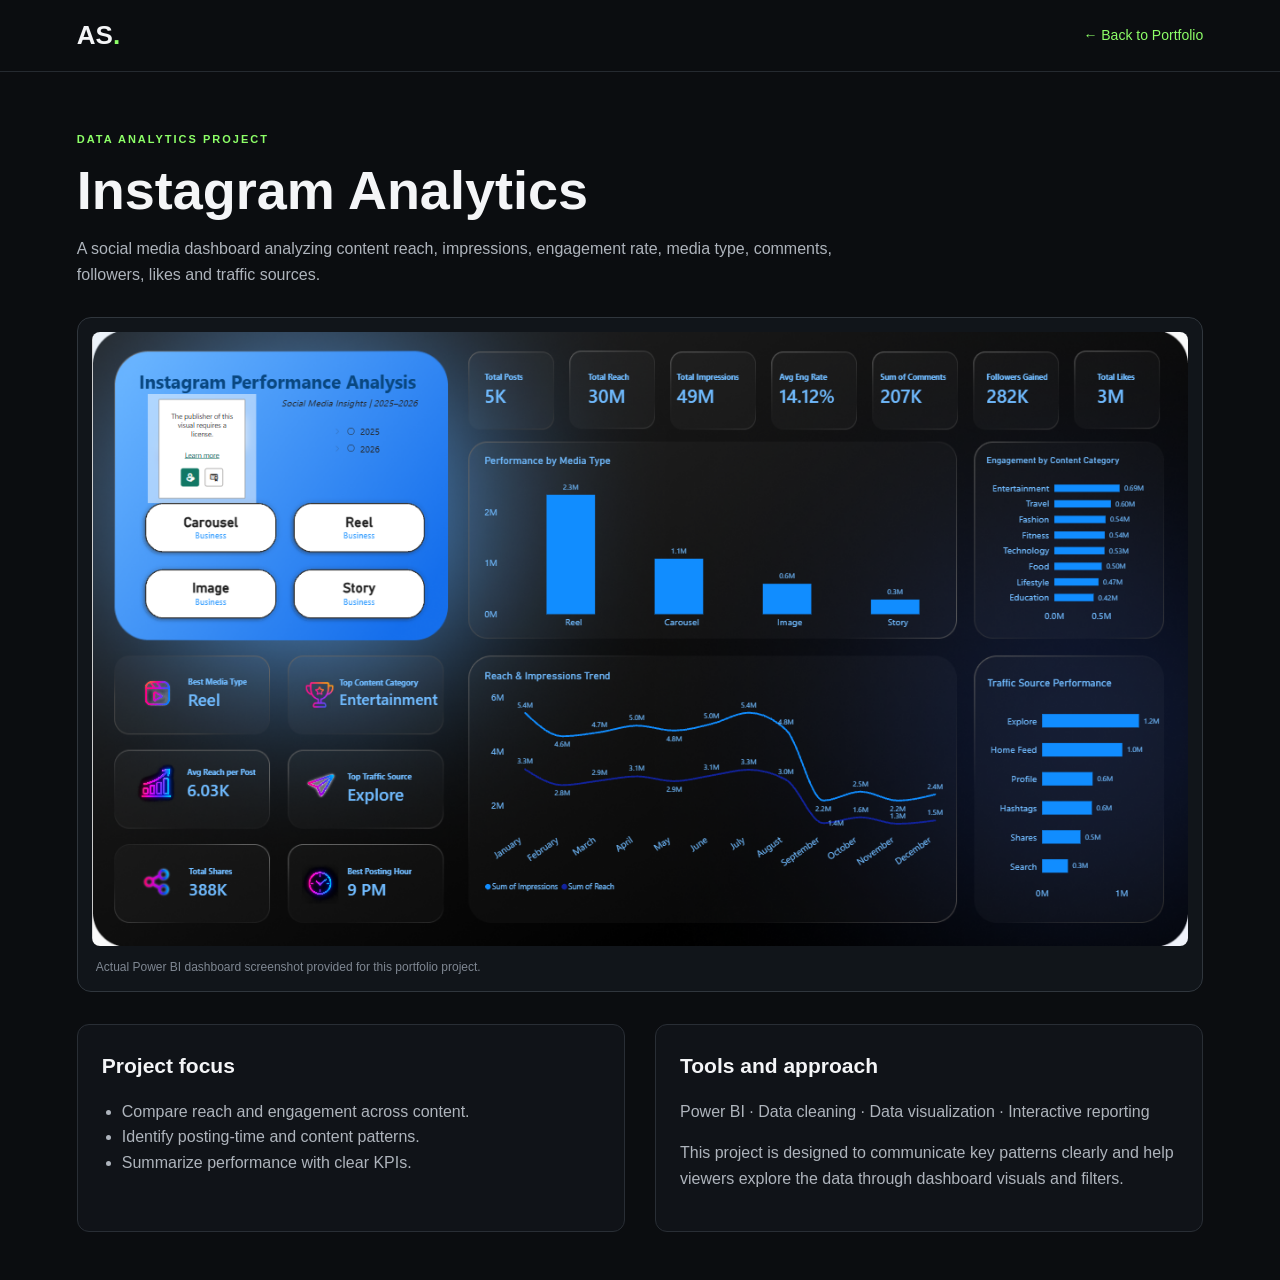
<file: instagram-analytics-project.html>
<!doctype html><html lang="en"><head><meta charset="utf-8"><meta name="viewport" content="width=device-width,initial-scale=1"><meta name="description" content="Instagram Analytics portfolio project by Abishek S"><title>Instagram Analytics | Abishek S</title><style>*{box-sizing:border-box}body{margin:0;background:#0b0d10;color:#f4f5f7;font-family:Inter,Arial,sans-serif;min-height:100vh;line-height:1.6}header{height:72px;border-bottom:1px solid #252a30;display:flex;align-items:center;justify-content:space-between;padding:0 6%}.brand{font-size:26px;font-weight:800}.brand span{color:#8dff68}.back{color:#8dff68;text-decoration:none;font-size:14px}main{padding:48px 6%;max-width:1400px;margin:auto}.eyebrow{color:#8dff68;font-size:11px;font-weight:800;letter-spacing:2px}h1{font-size:clamp(30px,5vw,54px);line-height:1.1;margin:12px 0}.intro{color:#aeb4bc;max-width:800px;margin-bottom:30px}.viewer{border:1px solid #30363d;border-radius:14px;padding:14px;background:#11151a}.viewer img{display:block;width:100%;height:auto;border-radius:8px}.note{font-size:12px;color:#7f8792;margin:12px 4px 0}.details{display:grid;grid-template-columns:1fr 1fr;gap:30px;margin-top:32px}.panel{padding:24px;border:1px solid #292e35;background:#101318;border-radius:12px}h2{font-size:21px;margin:0 0 12px}p,li{color:#aeb4bc}ul{padding-left:20px;margin-bottom:0}@media(max-width:700px){header{padding:0 5%}main{padding:35px 5%}.details{grid-template-columns:1fr}}</style></head><body><header><div class="brand">AS<span>.</span></div><a class="back" href="index.html">← Back to Portfolio</a></header><main><p class="eyebrow">DATA ANALYTICS PROJECT</p><h1>Instagram Analytics</h1><p class="intro">A social media dashboard analyzing content reach, impressions, engagement rate, media type, comments, followers, likes and traffic sources.</p><div class="viewer"><img src="instagram-analytics-dashboard.png" alt="Instagram Analytics Power BI dashboard screenshot"><p class="note">Actual Power BI dashboard screenshot provided for this portfolio project.</p></div><div class="details"><section class="panel"><h2>Project focus</h2><ul><li>Compare reach and engagement across content.</li><li>Identify posting-time and content patterns.</li><li>Summarize performance with clear KPIs.</li></ul></section><section class="panel"><h2>Tools and approach</h2><p>Power BI · Data cleaning · Data visualization · Interactive reporting</p><p>This project is designed to communicate key patterns clearly and help viewers explore the data through dashboard visuals and filters.</p></section></div></main></body></html>
</file>
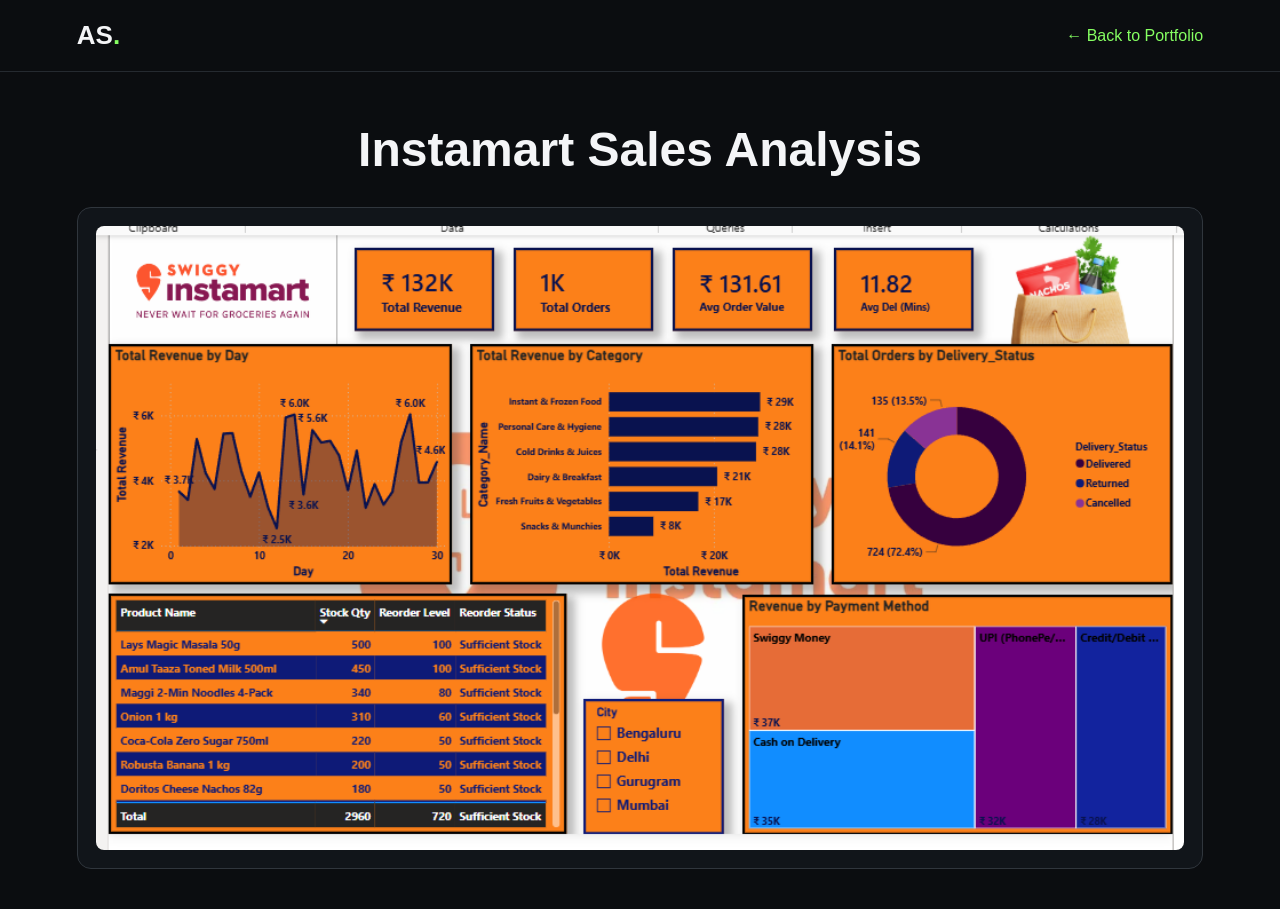
<file: instamart-project.html>
<!doctype html><html><head><meta charset="utf-8"><meta name="viewport" content="width=device-width,initial-scale=1"><title>Instamart Sales Analysis | Abishek S</title><link rel="icon" type="image/svg+xml" href="instamart-favicon.svg"><style>body{margin:0;background:#0b0d10;color:#f4f5f7;font-family:Arial,sans-serif;min-height:100vh}header{height:72px;border-bottom:1px solid #252a30;display:flex;align-items:center;justify-content:space-between;padding:0 6%;box-sizing:border-box}.brand{font-size:26px;font-weight:800}.brand span{color:#86ff62}.back{color:#86ff62;text-decoration:none}main{padding:40px 6%;text-align:center}h1{font-size:clamp(28px,4vw,48px);margin:10px 0 30px}.viewer{max-width:1200px;margin:auto;border:1px solid #30363d;border-radius:14px;padding:18px;background:#11151a}.viewer img{display:block;width:100%;height:auto;border-radius:8px}</style></head><body><header><div class="brand">AS<span>.</span></div><a class="back" href="index.html">← Back to Portfolio</a></header><main><h1>Instamart Sales Analysis</h1><div class="viewer"><img src="instamart-dashboard.png" alt="Instamart Sales Analysis dashboard"></div></main></body></html>
</file>
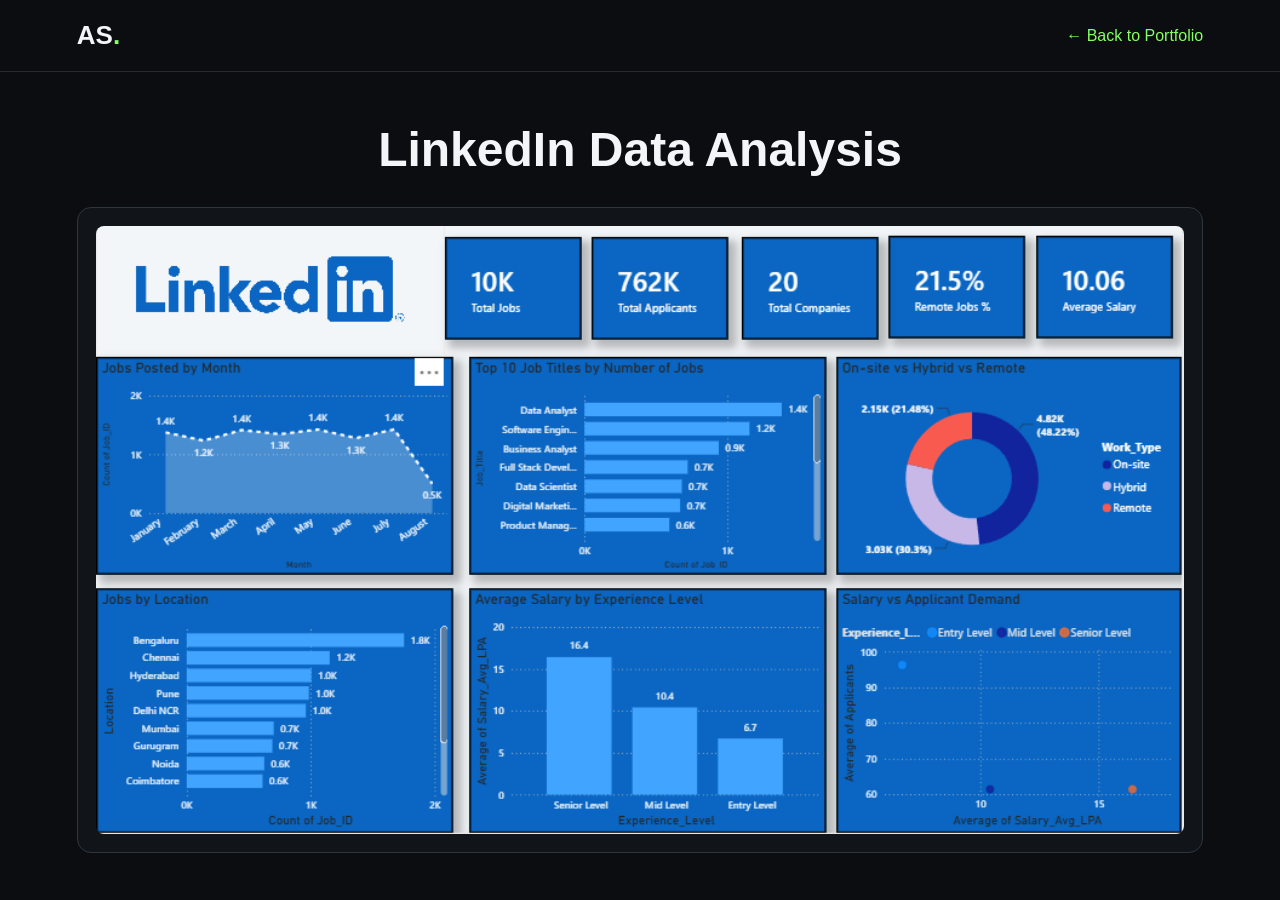
<file: linkedin-project.html>
<!doctype html><html><head><meta charset="utf-8"><meta name="viewport" content="width=device-width,initial-scale=1"><title>LinkedIn Data Analysis | Abishek S</title><link rel="icon" type="image/svg+xml" href="linkedin-favicon.svg"><style>body{margin:0;background:#0b0d10;color:#f4f5f7;font-family:Arial,sans-serif;min-height:100vh}header{height:72px;border-bottom:1px solid #252a30;display:flex;align-items:center;justify-content:space-between;padding:0 6%;box-sizing:border-box}.brand{font-size:26px;font-weight:800}.brand span{color:#86ff62}.back{color:#86ff62;text-decoration:none}main{padding:40px 6%;text-align:center}h1{font-size:clamp(28px,4vw,48px);margin:10px 0 30px}.viewer{max-width:1200px;margin:auto;border:1px solid #30363d;border-radius:14px;padding:18px;background:#11151a}.viewer img{display:block;width:100%;height:auto;border-radius:8px}</style></head><body><header><div class="brand">AS<span>.</span></div><a class="back" href="index.html">← Back to Portfolio</a></header><main><h1>LinkedIn Data Analysis</h1><div class="viewer"><img src="linkedin-dashboard.png" alt="LinkedIn Data Analysis dashboard"></div></main></body></html>
</file>
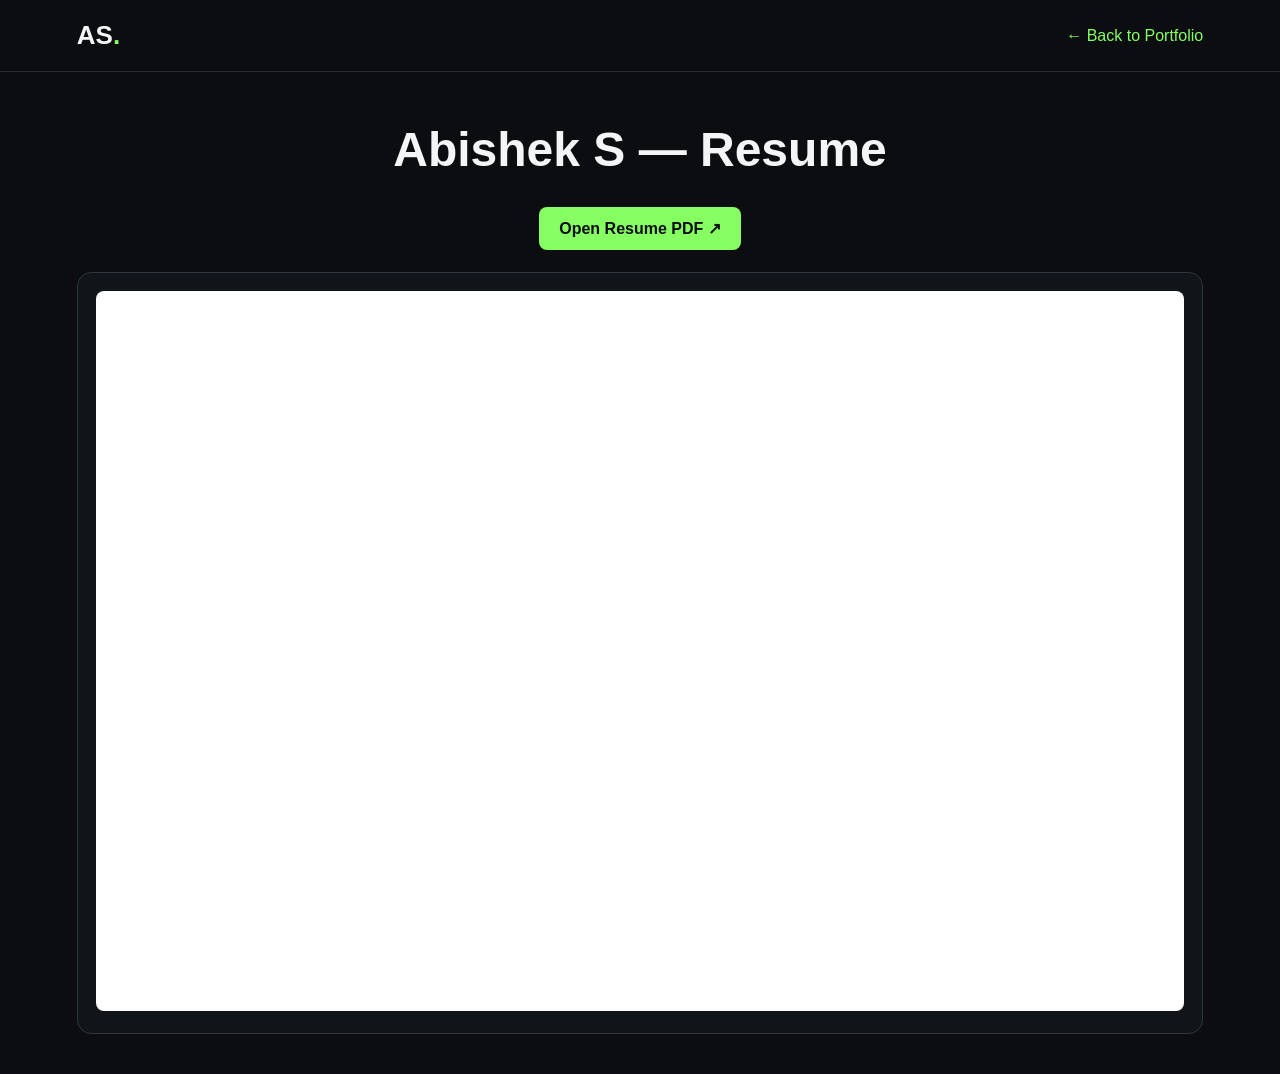
<file: resume-viewer.html>
<!doctype html><html><head><meta charset="utf-8"><meta name="viewport" content="width=device-width,initial-scale=1"><title>Resume | Abishek S</title><link rel="icon" type="image/svg+xml" href="resume-favicon.svg"><style>body{margin:0;background:#0b0d10;color:#f4f5f7;font-family:Arial,sans-serif;min-height:100vh}header{height:72px;border-bottom:1px solid #252a30;display:flex;align-items:center;justify-content:space-between;padding:0 6%;box-sizing:border-box}.brand{font-size:26px;font-weight:800}.brand span{color:#86ff62}.back{color:#86ff62;text-decoration:none}main{padding:40px 6%;text-align:center}h1{font-size:clamp(28px,4vw,48px);margin:10px 0 30px}.viewer{max-width:1200px;margin:auto;border:1px solid #30363d;border-radius:14px;padding:18px;background:#11151a}.viewer img{display:block;width:100%;height:auto;border-radius:8px}.actions{margin:0 0 22px}.btn{display:inline-block;background:#86ff62;color:#0b0d10;padding:12px 20px;border-radius:8px;text-decoration:none;font-weight:700}iframe{width:100%;height:80vh;border:0;border-radius:8px;background:white}</style></head><body><header><div class="brand">AS<span>.</span></div><a class="back" href="index.html">← Back to Portfolio</a></header><main><h1>Abishek S — Resume</h1><div class="actions"><a class="btn" href="resume.pdf" target="_blank">Open Resume PDF ↗</a></div><div class="viewer"><iframe src="resume.pdf" title="Abishek S Resume"></iframe></div></main></body></html>
</file>
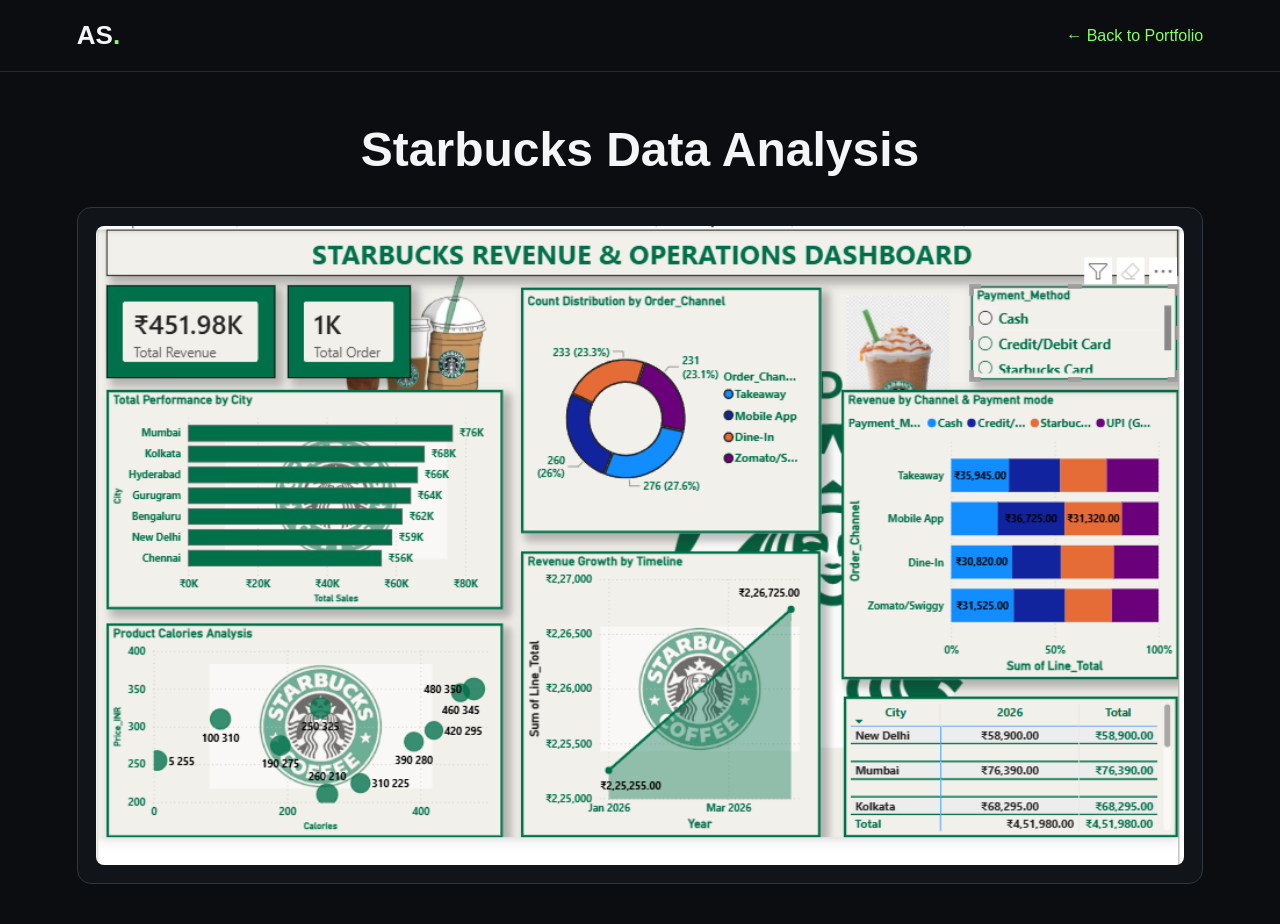
<file: starbucks-project.html>
<!doctype html><html><head><meta charset="utf-8"><meta name="viewport" content="width=device-width,initial-scale=1"><title>Starbucks Data Analysis | Abishek S</title><link rel="icon" type="image/svg+xml" href="starbucks-favicon.svg"><style>body{margin:0;background:#0b0d10;color:#f4f5f7;font-family:Arial,sans-serif;min-height:100vh}header{height:72px;border-bottom:1px solid #252a30;display:flex;align-items:center;justify-content:space-between;padding:0 6%;box-sizing:border-box}.brand{font-size:26px;font-weight:800}.brand span{color:#86ff62}.back{color:#86ff62;text-decoration:none}main{padding:40px 6%;text-align:center}h1{font-size:clamp(28px,4vw,48px);margin:10px 0 30px}.viewer{max-width:1200px;margin:auto;border:1px solid #30363d;border-radius:14px;padding:18px;background:#11151a}.viewer img{display:block;width:100%;height:auto;border-radius:8px}</style></head><body><header><div class="brand">AS<span>.</span></div><a class="back" href="index.html">← Back to Portfolio</a></header><main><h1>Starbucks Data Analysis</h1><div class="viewer"><img src="starbucks-dashboard.png" alt="Starbucks Data Analysis dashboard"></div></main></body></html>
</file>
<file: style.css>
*{box-sizing:border-box;margin:0;padding:0}html{scroll-behavior:smooth}body{font-family:Inter,Arial,sans-serif;background:#0b0d10;color:#f4f5f6;line-height:1.6}a{color:inherit;text-decoration:none}.nav{height:76px;display:flex;align-items:center;justify-content:space-between;padding:0 7%;border-bottom:1px solid #20242a;position:sticky;top:0;background:rgba(11,13,16,.88);backdrop-filter:blur(14px);z-index:10}.logo{font-size:25px;font-weight:800}.logo span,.eyebrow,.project-icon{color:#00a8ff}.nav nav{display:flex;gap:32px}.nav nav a{font-size:13px;color:#b9bec6}.nav nav a:hover,.text-link:hover,footer a:hover{color:#00a8ff}.nav-btn,.primary{background:#00a8ff;color:#0b0d10;padding:11px 18px;border-radius:7px;font-weight:700;font-size:13px}.hero{min-height:690px;padding:90px 7%;display:grid;grid-template-columns:1.1fr .9fr;gap:70px;align-items:center;border-bottom:1px solid #20242a}.eyebrow{font-size:11px;font-weight:800;letter-spacing:2px;margin-bottom:18px}.hero h1{font-size:clamp(48px,7vw,82px);line-height:1.02;letter-spacing:-4px;margin-bottom:28px}.hero h1 span{color:#00a8ff}.lead{max-width:620px;color:#aeb4bc;font-size:17px}.actions{display:flex;gap:12px;align-items:center;margin-top:32px}.primary{display:inline-flex;gap:18px;align-items:center}.secondary{border:1px solid #333941;padding:10px 18px;border-radius:7px;font-weight:600;font-size:13px}.quick-stats{display:flex;gap:42px;margin-top:60px}.quick-stats div{display:flex;flex-direction:column}.quick-stats strong{font-size:23px}.quick-stats span{font-size:11px;color:#777e88;margin-top:2px}.hero-card{height:420px;border:1px solid #292e35;background:#101318;position:relative;overflow:hidden;border-radius:12px}.grid-lines{position:absolute;inset:0;background-image:linear-gradient(#ffffff08 1px,transparent 1px),linear-gradient(90deg,#ffffff08 1px,transparent 1px);background-size:42px 42px}.chart{position:absolute;bottom:70px;left:12%;right:12%;height:220px;display:flex;align-items:end;gap:14px}.bar{flex:1;background:#00a8ff;border-radius:5px 5px 0 0;opacity:.9}.b1{height:30%}.b2{height:55%}.b3{height:42%}.b4{height:76%}.b5{height:61%}.b6{height:92%}.chart-label{position:absolute;bottom:25px;left:12%;font-size:10px;letter-spacing:2px;color:#6f7782}.section{padding:105px 7%;border-bottom:1px solid #20242a}.split{display:grid;grid-template-columns:1fr 1fr;gap:80px}.section h2,.cta h2{font-size:clamp(34px,4vw,53px);line-height:1.08;letter-spacing:-2px}.about-text{max-width:600px;color:#aeb4bc;font-size:16px}.about-text p+p{margin-top:22px}.skill-grid{display:grid;grid-template-columns:repeat(2,1fr);gap:12px;margin-top:42px}.skill{padding:25px;border:1px solid #292e35;background:#101318;border-radius:9px}.skill b{font-size:18px;display:block}.skill span{color:#7f8792;font-size:12px}.section-head{display:flex;align-items:end;justify-content:space-between}.text-link{color:#00a8ff;font-size:13px;font-weight:700}.project-grid{display:grid;grid-template-columns:repeat(3,1fr);gap:14px;margin-top:42px}.project{padding:30px;border:1px solid #292e35;background:#101318;border-radius:10px;min-height:365px;display:flex;flex-direction:column}.project.featured{border-color:#00a8ff}.project-number{font-size:11px;color:#626a75}.project-icon{margin-top:24px;border:1px solid #343a42;width:42px;height:42px;border-radius:8px;display:grid;place-items:center;font-weight:800}.project h3{font-size:22px;margin:20px 0 10px}.project p{font-size:13px;color:#8e96a0}.tags{display:flex;flex-wrap:wrap;gap:7px;margin-top:20px}.tags span{font-size:10px;border:1px solid #333941;padding:4px 8px;border-radius:20px;color:#aeb4bc}.project>a{margin-top:auto;padding-top:25px;color:#00a8ff;font-size:12px;font-weight:700}.cta{padding:115px 7%;text-align:center;background:#101318}.cta .eyebrow{margin-bottom:20px}.cta .actions{justify-content:center}footer{padding:30px 7%;display:flex;justify-content:space-between;color:#6f7782;font-size:11px}footer div{display:flex;gap:25px}footer a{color:#aeb4bc}@media(max-width:850px){.nav{padding:0 5%}.nav nav{display:none}.hero,.split{grid-template-columns:1fr}.hero{padding:70px 5%;min-height:auto}.hero-card{height:300px}.section{padding:75px 5%}.project-grid{grid-template-columns:1fr}.skill-grid{grid-template-columns:1fr}.quick-stats{gap:25px}.hero h1{letter-spacing:-2px}.section-head{align-items:start;gap:20px;flex-direction:column}footer{padding:25px 5%}}

.project-image{margin-top:18px;border:1px solid #333941;border-radius:7px;overflow:hidden;background:#0b0d10;height:135px;display:block}.project-image img{width:100%;height:100%;object-fit:cover;display:block}.project-image:hover{border-color:#00a8ff}.project-placeholder{display:grid;place-items:center;text-align:center;color:#68717d;letter-spacing:.5px}.project-placeholder span{font-size:12px;font-weight:600}.project-placeholder small{font-size:9px;color:#4f5863;font-weight:400}.project h3{margin-top:16px}

/* Four-project layout */
.project-grid{grid-template-columns:repeat(2,minmax(0,1fr)) !important;align-items:stretch}
.project{display:flex;flex-direction:column;min-width:0}
.project-image{height:160px !important;display:block !important;overflow:hidden;border-radius:7px}
.project-image img{width:100%;height:100%;object-fit:cover;display:block}
.project h3{min-height:58px}
.project p{min-height:78px}
.project .tags{min-height:34px}
.project > a:last-child{margin-top:auto}
@media (max-width:800px){.project-grid{grid-template-columns:1fr !important}}

.education-grid{display:grid;grid-template-columns:repeat(2,minmax(0,1fr));gap:18px}
.education-card{display:flex;gap:20px;align-items:flex-start;padding:24px;border:1px solid #30363d;border-radius:12px;background:#11151a}
.education-year{font-size:14px;font-weight:800;color:#00a8ff;min-width:52px;padding-top:4px}
.education-card h3{margin:0 0 8px;font-size:20px}
.education-card p{margin:0 0 10px;color:#b9c0c8;line-height:1.5}
.education-meta{font-size:13px;color:#00a8ff}
@media (max-width:800px){.education-grid{grid-template-columns:1fr}}

.cert-grid{display:grid;grid-template-columns:repeat(2,minmax(0,1fr));gap:18px}
.cert-card{display:flex;gap:18px;align-items:flex-start;padding:24px;border:1px solid #30363d;border-radius:12px;background:#11151a}
.cert-icon{width:42px;height:42px;border-radius:10px;display:grid;place-items:center;background:#00a8ff;color:#0b0d10;font-weight:900;font-size:20px;flex:none}
.cert-card h3{margin:0 0 8px;font-size:19px}
.cert-card p{margin:0;color:#b9c0c8;line-height:1.5}
.github-cta{padding-top:10px}
.cta-box{display:flex;align-items:center;justify-content:space-between;gap:24px;padding:30px;border:1px solid #30363d;border-radius:14px;background:#11151a}
.cta-box span{color:#00a8ff;font-size:13px;font-weight:800;letter-spacing:1px}
.cta-box h2{margin:8px 0;font-size:28px}
.cta-box p{margin:0;color:#b9c0c8}
.cta-button{display:inline-block;background:#00a8ff;color:#0b0d10;padding:13px 20px;border-radius:8px;text-decoration:none;font-weight:800;white-space:nowrap}
@media (max-width:800px){.cert-grid{grid-template-columns:1fr}.cta-box{flex-direction:column;align-items:flex-start}}


/* Black + electric blue portfolio polish */
:root{color-scheme:dark;--accent:#00a8ff;--accent-soft:rgba(0,168,255,.14)}
::selection{background:rgba(0,168,255,.35);color:#fff}
.nav{box-shadow:0 8px 28px rgba(0,0,0,.12)}
.nav-btn,.primary,.cta-button{box-shadow:0 0 0 rgba(0,168,255,0);transition:transform .25s ease,box-shadow .25s ease,background .25s ease}
.nav-btn:hover,.primary:hover,.cta-button:hover{transform:translateY(-2px);box-shadow:0 8px 28px rgba(0,168,255,.25)}
.secondary{transition:border-color .25s ease,color .25s ease,transform .25s ease}
.secondary:hover{border-color:var(--accent);color:var(--accent);transform:translateY(-2px)}
.hero-copy>*{animation:rise-in .7s both;animation-delay:var(--delay,0s)}
.hero-copy .eyebrow{--delay:.05s}.hero-copy h1{--delay:.12s}.hero-copy .lead{--delay:.2s}.hero-copy .actions{--delay:.28s}.hero-copy .quick-stats{--delay:.36s}
.hero-card{animation:float-in .9s .15s both;box-shadow:0 0 70px rgba(0,168,255,.06) inset}
.bar{background:linear-gradient(180deg,#53c7ff,#0077c8);transform-origin:bottom;animation:bar-grow 1s cubic-bezier(.2,.7,.2,1) both}
.b1{animation-delay:.25s}.b2{animation-delay:.32s}.b3{animation-delay:.39s}.b4{animation-delay:.46s}.b5{animation-delay:.53s}.b6{animation-delay:.60s}
.project,.skill,.education-card,.cert-card{transition:transform .28s ease,border-color .28s ease,box-shadow .28s ease}
.project:hover,.skill:hover,.education-card:hover,.cert-card:hover{transform:translateY(-5px);border-color:rgba(0,168,255,.7);box-shadow:0 14px 35px rgba(0,0,0,.22)}
.project-image img{transition:transform .45s ease,filter .45s ease}.project-image:hover img{transform:scale(1.035);filter:saturate(1.08)}
.reveal{opacity:0;transform:translateY(22px);transition:opacity .65s ease,transform .65s cubic-bezier(.2,.7,.2,1)}.reveal.is-visible{opacity:1;transform:translateY(0)}
@keyframes rise-in{from{opacity:0;transform:translateY(16px)}to{opacity:1;transform:translateY(0)}}
@keyframes float-in{from{opacity:0;transform:translateY(18px) scale(.985)}to{opacity:1;transform:translateY(0) scale(1)}}
@keyframes bar-grow{from{transform:scaleY(.08);opacity:.25}to{transform:scaleY(1);opacity:.95}}
@media(prefers-reduced-motion:reduce){*,*::before,*::after{animation-duration:.01ms!important;animation-iteration-count:1!important;scroll-behavior:auto!important;transition-duration:.01ms!important}.reveal{opacity:1;transform:none}}


/* Clearly visible homepage upgrade: black + electric blue */
.hero-upgraded{position:relative;isolation:isolate;overflow:hidden;background:radial-gradient(ellipse at 82% 48%,rgba(0,168,255,.11),transparent 42%),linear-gradient(135deg,#05070a 0%,#090d13 55%,#05070a 100%)}
.hero-upgraded:after{content:"";position:absolute;inset:0;z-index:-1;pointer-events:none;background-image:linear-gradient(rgba(0,168,255,.035) 1px,transparent 1px),linear-gradient(90deg,rgba(0,168,255,.035) 1px,transparent 1px);background-size:54px 54px;mask-image:linear-gradient(to right,transparent,black)}
.hero-copy{position:relative;z-index:2}.hero h1{max-width:760px}.gradient-text{background:linear-gradient(100deg,#e8f8ff 0%,#4cc8ff 48%,#008cff 100%);-webkit-background-clip:text;background-clip:text;color:transparent;text-shadow:0 0 42px rgba(0,168,255,.12)}
.hero-orb{position:absolute;z-index:-1;border-radius:50%;filter:blur(2px);pointer-events:none}.orb-one{width:360px;height:360px;right:8%;top:8%;border:1px solid rgba(0,168,255,.16);box-shadow:0 0 90px rgba(0,168,255,.08),inset 0 0 60px rgba(0,168,255,.04);animation:orb-drift 9s ease-in-out infinite}.orb-two{width:210px;height:210px;right:18%;top:23%;border:1px solid rgba(0,168,255,.12);animation:orb-drift 7s ease-in-out infinite reverse}.live-dot,.status-dot{display:inline-block;width:7px;height:7px;border-radius:50%;background:#00a8ff;box-shadow:0 0 12px #00a8ff;margin-right:8px;vertical-align:middle;animation:dot-pulse 2s infinite}.eyebrow-divider{color:#465563;margin:0 5px}.hero-card{border-color:rgba(0,168,255,.3);box-shadow:0 0 80px rgba(0,168,255,.09),inset 0 0 45px rgba(0,168,255,.035)}.hero-card:before{content:"";position:absolute;inset:-60% -20%;background:linear-gradient(110deg,transparent 40%,rgba(0,168,255,.07) 50%,transparent 60%);animation:light-sweep 7s ease-in-out infinite}.chart-label span{color:#00a8ff}.hero-card-caption{position:absolute;top:22px;left:24px;font-size:9px;letter-spacing:1.8px;color:#8395a5}.status-dot{width:6px;height:6px}.hero .primary{box-shadow:0 0 24px rgba(0,168,255,.18)}.hero .primary:hover{box-shadow:0 0 32px rgba(0,168,255,.35)}
@keyframes orb-drift{0%,100%{transform:translate3d(0,0,0) scale(1)}50%{transform:translate3d(-14px,18px,0) scale(1.04)}}@keyframes dot-pulse{0%,100%{opacity:1;box-shadow:0 0 12px #00a8ff}50%{opacity:.45;box-shadow:0 0 3px #00a8ff}}@keyframes light-sweep{0%,65%,100%{transform:translateX(-40%)}35%{transform:translateX(40%)}}
@media(max-width:850px){.orb-one{width:240px;height:240px;right:-30px;top:45%}.orb-two{width:145px;height:145px;right:35px;top:52%}.hero-upgraded{background:radial-gradient(ellipse at 90% 72%,rgba(0,168,255,.1),transparent 40%),#06080c}.hero-card-caption{top:15px;left:16px}}

/* Project cards — premium electric-blue refresh */
#projects .section-head{margin-bottom:8px}
#projects .section-head h2{margin-top:7px}
.project-grid{gap:22px;margin-top:38px;grid-template-columns:repeat(2,minmax(0,1fr)) !important}
.project{position:relative;isolation:isolate;overflow:hidden;padding:22px;background:linear-gradient(145deg,#111720 0%,#0d1016 68%,#0b0d12 100%);border:1px solid #252e3b;border-radius:15px;min-height:0;box-shadow:0 10px 28px rgba(0,0,0,.18);transition:transform .3s ease,border-color .3s ease,box-shadow .3s ease}
.project::before{content:"";position:absolute;z-index:-1;left:0;right:0;top:0;height:2px;background:linear-gradient(90deg,transparent,#00a8ff,#77d5ff,transparent);opacity:.55;transition:opacity .3s ease}
.project::after{content:"";position:absolute;z-index:-1;width:180px;height:180px;right:-100px;top:-100px;border-radius:50%;background:rgba(0,168,255,.1);filter:blur(35px);opacity:0;transition:opacity .3s ease}
.project:hover{transform:translateY(-7px);border-color:rgba(0,168,255,.75);box-shadow:0 18px 42px rgba(0,0,0,.34),0 0 0 1px rgba(0,168,255,.08)}
.project:hover::before,.project:hover::after{opacity:1}
.project.featured{border-color:rgba(0,168,255,.5);background:linear-gradient(145deg,#111d2a 0%,#0d1118 70%)}
.project-number{display:inline-flex;align-items:center;justify-content:center;width:36px;height:26px;border:1px solid #273c50;border-radius:6px;background:#0c1c29;color:#65caff;font-size:10px;font-weight:800;letter-spacing:1px}
.project-icon{position:absolute;right:22px;top:20px;margin:0;width:36px;height:36px;border-color:#2a3d50;background:#0c1823;color:#68caff;font-size:13px}
.project-image{height:205px !important;margin-top:18px;border-color:#273441;border-radius:10px;position:relative}
.project-image::after{content:"OPEN PROJECT ↗";position:absolute;right:10px;bottom:10px;padding:6px 9px;border:1px solid #2b5873;border-radius:5px;background:rgba(5,15,23,.88);color:#9bdcff;font-size:9px;font-weight:800;letter-spacing:.8px;opacity:0;transform:translateY(4px);transition:opacity .25s ease,transform .25s ease}
.project-image:hover::after{opacity:1;transform:translateY(0)}
.project-image img{transition:transform .55s cubic-bezier(.2,.7,.2,1),filter .4s ease}
.project-image:hover img{transform:scale(1.045);filter:saturate(1.15) contrast(1.03)}
.project h3{font-size:21px;line-height:1.25;min-height:0;margin:19px 0 9px;letter-spacing:-.4px}
.project p{font-size:13px;line-height:1.75;color:#a0aab8;min-height:0;max-width:52ch}
.tags{gap:7px;margin-top:17px;min-height:0;}
.tags span{font-size:10px;letter-spacing:.2px;padding:5px 9px;border-color:#26394a;background:#0d1924;color:#9ab5c9;border-radius:5px}
.project>a:last-child{display:flex;align-items:center;justify-content:space-between;margin-top:22px;padding:12px 13px;border:1px solid #26394a;border-radius:7px;background:rgba(0,168,255,.045);color:#60c7ff;font-size:12px;transition:background .25s ease,border-color .25s ease}
.project>a:last-child::after{content:"↗";font-size:16px;transition:transform .25s ease}
.project>a:last-child:hover{background:rgba(0,168,255,.12);border-color:#087db8}
.project>a:last-child:hover::after{transform:translate(2px,-2px)}
@media(max-width:800px){.project-grid{grid-template-columns:1fr !important;gap:16px}.project{padding:18px}.project-image{height:190px !important}}
@media(prefers-reduced-motion:reduce){.project,.project::before,.project::after,.project-image img,.project-image::after,.project>a:last-child,.project>a:last-child::after{transition:none!important}}

.projects-intro{margin-top:12px;color:#8794a3;font-size:14px;max-width:520px}


/* Smooth scroll motion and reading progress */
.scroll-progress{position:fixed;inset:0 auto auto 0;width:100%;height:3px;z-index:1000;background:transparent;pointer-events:none}
.scroll-progress span{display:block;width:100%;height:100%;transform:scaleX(0);transform-origin:left center;background:linear-gradient(90deg,#0077ff,#00c8ff,#83e4ff);box-shadow:0 0 12px rgba(0,168,255,.65);will-change:transform}
html{scroll-behavior:smooth;scroll-padding-top:88px}
.reveal{opacity:0;transform:translateY(26px);transition:opacity .72s ease,transform .72s cubic-bezier(.2,.7,.2,1)}
.reveal.is-visible{opacity:1;transform:translateY(0)}
.project.reveal{transition:opacity .7s ease,transform .7s cubic-bezier(.2,.7,.2,1),border-color .3s ease,box-shadow .3s ease}
.hero-upgraded .hero-copy>*{animation:hero-rise .7s both}
.hero-upgraded .hero-copy>*:nth-child(2){animation-delay:.08s}
.hero-upgraded .hero-copy>*:nth-child(3){animation-delay:.16s}
.hero-upgraded .hero-copy>*:nth-child(4){animation-delay:.24s}
.hero-upgraded .hero-card{animation:hero-rise .85s .12s both}
@keyframes hero-rise{from{opacity:0;transform:translateY(18px)}to{opacity:1;transform:translateY(0)}}
@media(prefers-reduced-motion:reduce){html{scroll-behavior:auto}.reveal,.hero-upgraded .hero-copy>*,.hero-upgraded .hero-card{animation:none!important;opacity:1;transform:none;transition:none!important}}


/* Animated analytics tool logos in the Skills section */
.skill-animated{position:relative;display:flex;align-items:center;gap:18px;min-height:126px;overflow:hidden;isolation:isolate}
.skill-logo{width:54px;height:54px;flex:0 0 54px;display:grid;place-items:center;color:#25b7ff;border:1px solid rgba(0,168,255,.28);border-radius:15px;background:linear-gradient(145deg,rgba(0,168,255,.14),rgba(0,168,255,.025));box-shadow:0 0 22px rgba(0,168,255,.07);transition:transform .35s ease,box-shadow .35s ease}
.skill-logo svg{width:35px;height:35px;overflow:visible;animation:skill-logo-float 3.8s ease-in-out infinite;filter:drop-shadow(0 0 5px rgba(0,168,255,.18))}
.skill-animated:nth-child(2) .skill-logo svg{animation-delay:-.8s}.skill-animated:nth-child(3) .skill-logo svg{animation-delay:-1.6s}.skill-animated:nth-child(4) .skill-logo svg{animation-delay:-2.4s}
.skill-copy{position:relative;z-index:1;display:flex;flex-direction:column;gap:4px;min-width:0}.skill-copy b{font-size:18px}.skill-copy span{font-size:12px;color:#8d9aa8}
.skill-orbit{position:absolute;width:105px;height:105px;border:1px solid rgba(0,168,255,.13);border-radius:50%;right:-34px;top:-27px;pointer-events:none;transition:transform .45s ease,border-color .45s ease}
.skill-orbit:before,.skill-orbit:after{content:"";position:absolute;border:1px solid rgba(0,168,255,.1);border-radius:50%;inset:12px}.skill-orbit:after{inset:26px;border-color:rgba(0,168,255,.08)}
.skill-animated:hover .skill-logo{transform:translateY(-3px) rotate(-4deg);box-shadow:0 0 28px rgba(0,168,255,.2)}.skill-animated:hover .skill-orbit{transform:scale(1.2) rotate(24deg);border-color:rgba(0,168,255,.32)}
@keyframes skill-logo-float{0%,100%{transform:translateY(0)}50%{transform:translateY(-4px)}}
@media(max-width:850px){.skill-animated{min-height:112px;padding:20px}.skill-logo{width:48px;height:48px;flex-basis:48px}}
@media(prefers-reduced-motion:reduce){.skill-logo svg{animation:none!important}.skill-animated,.skill-logo,.skill-orbit{transition:none!important}}

/* Contact section: professional fresher-friendly cards */
.contact-upgraded{position:relative;isolation:isolate;overflow:hidden;margin-top:54px;padding:clamp(28px,5vw,58px)!important;border:1px solid #1e3448;border-radius:20px;background:radial-gradient(ellipse at 85% 10%,rgba(0,168,255,.13),transparent 38%),linear-gradient(145deg,#0e141d,#080b10 75%);text-align:left}
.contact-upgraded:after{content:"";position:absolute;z-index:-1;right:-80px;bottom:-130px;width:280px;height:280px;border:1px solid rgba(0,168,255,.12);border-radius:50%;box-shadow:0 0 0 28px rgba(0,168,255,.025),0 0 0 58px rgba(0,168,255,.02);pointer-events:none}
.contact-upgraded h2{font-size:clamp(30px,4.5vw,48px);line-height:1.12;letter-spacing:-1.4px;max-width:720px;margin:15px 0}
.contact-intro{max-width:600px;color:#9ba9b8;font-size:14px;line-height:1.8;margin:0 0 28px}
.contact-options{display:grid;grid-template-columns:repeat(3,minmax(0,1fr));gap:13px;position:relative;z-index:1}
.contact-option{display:flex;align-items:center;gap:12px;min-width:0;padding:17px 14px;border:1px solid #263544;border-radius:11px;background:rgba(13,22,32,.88);text-decoration:none;color:#eaf5ff;transition:transform .28s ease,border-color .28s ease,background .28s ease,box-shadow .28s ease}
.contact-option:hover{transform:translateY(-5px);border-color:#00a8ff;background:rgba(0,168,255,.08);box-shadow:0 12px 28px rgba(0,0,0,.24),0 0 22px rgba(0,168,255,.07)}
.contact-icon{display:grid;place-items:center;flex:0 0 42px;width:42px;height:42px;border:1px solid rgba(0,168,255,.28);border-radius:10px;background:rgba(0,168,255,.09);color:#6acfff;font-size:21px;font-weight:800}
.contact-in{font-family:Arial,sans-serif;font-size:20px}.contact-gh{font-size:24px}
.contact-option-copy{display:flex;flex-direction:column;gap:5px;min-width:0}.contact-option-copy b{font-size:14px}.contact-option-copy small{font-size:11px;line-height:1.45;color:#8e9dad}.contact-arrow{margin-left:auto;color:#5dcaff;font-size:18px;transition:transform .25s ease}.contact-option:hover .contact-arrow{transform:translate(2px,-2px)}
.contact-phone{display:inline-block;margin-top:22px;color:#8f9dad;font-size:12px;text-decoration:none;transition:color .2s ease}.contact-phone:hover{color:#66cfff}
footer#contact{border-top:1px solid #1a2632;padding-top:24px}
@media(max-width:760px){.contact-options{grid-template-columns:1fr}.contact-option{padding:14px}.contact-upgraded{margin-top:34px}.contact-upgraded h2{letter-spacing:-.8px}}
@media(prefers-reduced-motion:reduce){.contact-option,.contact-arrow,.contact-phone{transition:none!important}.contact-option:hover{transform:none}}

/* Brand-colour accents for animated Skills logos */
.skill-animated:nth-child(1) .skill-logo{color:#21a366;border-color:rgba(33,163,102,.42);background:linear-gradient(145deg,rgba(33,163,102,.18),rgba(33,163,102,.035));box-shadow:0 0 20px rgba(33,163,102,.10)}
.skill-animated:nth-child(2) .skill-logo{color:#f2c811;border-color:rgba(242,200,17,.42);background:linear-gradient(145deg,rgba(242,200,17,.18),rgba(242,200,17,.035));box-shadow:0 0 20px rgba(242,200,17,.10)}
.skill-animated:nth-child(3) .skill-logo{color:#38bdf8;border-color:rgba(56,189,248,.42);background:linear-gradient(145deg,rgba(56,189,248,.18),rgba(56,189,248,.035));box-shadow:0 0 20px rgba(56,189,248,.10)}
.skill-animated:nth-child(4) .skill-logo{color:#ffd343;border-color:rgba(55,118,171,.55);background:linear-gradient(145deg,rgba(55,118,171,.22),rgba(255,211,67,.06));box-shadow:0 0 20px rgba(55,118,171,.14)}
.skill-animated:nth-child(1):hover .skill-logo{box-shadow:0 0 30px rgba(33,163,102,.28)}
.skill-animated:nth-child(2):hover .skill-logo{box-shadow:0 0 30px rgba(242,200,17,.25)}
.skill-animated:nth-child(3):hover .skill-logo{box-shadow:0 0 30px rgba(56,189,248,.28)}
.skill-animated:nth-child(4):hover .skill-logo{box-shadow:0 0 30px rgba(55,118,171,.3)}
.skill-animated:hover .skill-logo svg{animation:skill-logo-pop .55s ease both}
@keyframes skill-logo-pop{0%{transform:translateY(-4px) scale(1)}50%{transform:translateY(-7px) scale(1.13) rotate(3deg)}100%{transform:translateY(-3px) scale(1)}}
@media(prefers-reduced-motion:reduce){.skill-animated:hover .skill-logo svg{animation:none!important}}
</file>
